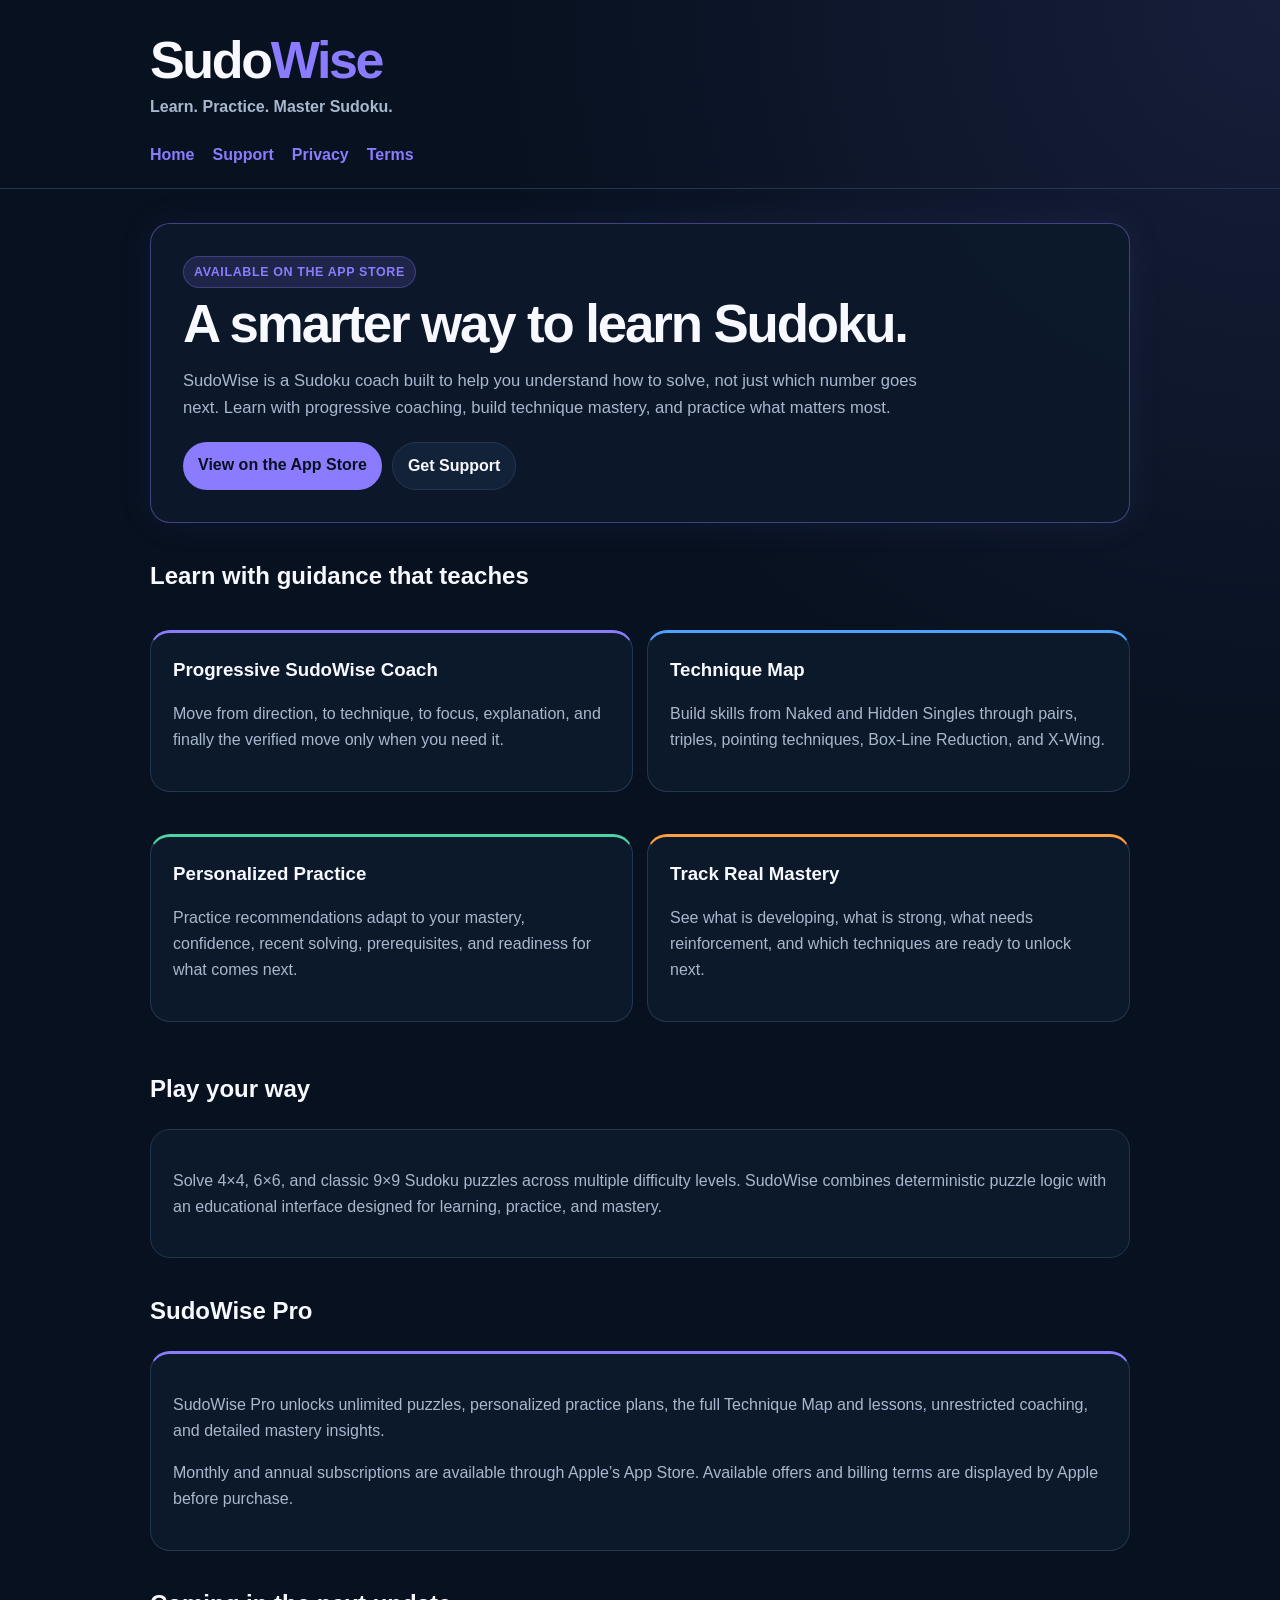
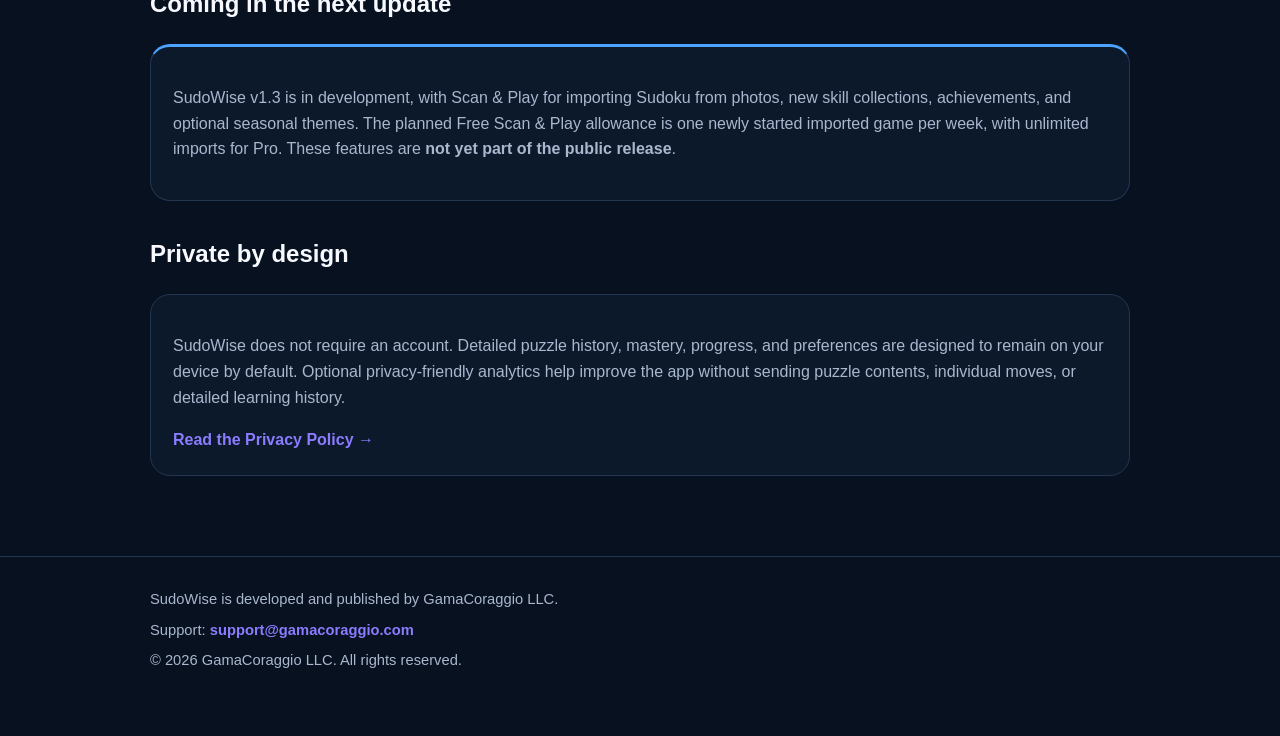
<file: index.html>
<!doctype html>
<html lang="en">
<head>
  <meta charset="utf-8">
  <meta name="viewport" content="width=device-width,initial-scale=1">
  <meta name="description" content="SudoWise is a Sudoku coach with progressive hints, technique mastery, personalized practice and local-first learning.">
  <title>SudoWise | Learn, Practice & Master Sudoku</title>
  <link rel="canonical" href="https://sudowise.gamacoraggio.com/" />
  <meta property="og:type" content="website">
  <meta property="og:title" content="SudoWise — Learn, Practice & Master Sudoku">
  <meta property="og:description" content="Learn Sudoku with step-by-step coaching, technique mastery and personalized practice. Pro subscriptions, with Scan & Play coming in v1.3.">
  <meta property="og:url" content="https://sudowise.gamacoraggio.com/">
  <meta name="apple-itunes-app" content="app-id=6817919014">
  <link rel="stylesheet" href="styles.css">
</head>
<body>
<header>
  <div class="wrap">
    <div class="brand"><a href="/">Sudo<span class="brand-wise">Wise</span></a></div>
    <p class="tagline">Learn. Practice. Master Sudoku.</p>
    <nav>
      <a href="/">Home</a>
      <a href="/support/">Support</a>
      <a href="/privacy/">Privacy</a>
      <a href="/terms/">Terms</a>
    </nav>
  </div>
</header>

<main class="wrap">
  <section class="hero">
    <span class="badge">Available on the App Store</span>
    <h1>A smarter way to learn Sudoku.</h1>
    <p>
      SudoWise is a Sudoku coach built to help you understand how to solve,
      not just which number goes next. Learn with progressive coaching,
      build technique mastery, and practice what matters most.
    </p>
    <div class="actions">
      <a class="button" href="https://apps.apple.com/app/id6817919014">View on the App Store</a>
      <a class="button secondary" href="/support/">Get Support</a>
    </div>
  </section>

  <h2>Learn with guidance that teaches</h2>
  <div class="grid">
    <section class="card violet">
      <h3>Progressive SudoWise Coach</h3>
      <p>Move from direction, to technique, to focus, explanation, and finally the verified move only when you need it.</p>
    </section>
    <section class="card blue">
      <h3>Technique Map</h3>
      <p>Build skills from Naked and Hidden Singles through pairs, triples, pointing techniques, Box-Line Reduction, and X-Wing.</p>
    </section>
    <section class="card green">
      <h3>Personalized Practice</h3>
      <p>Practice recommendations adapt to your mastery, confidence, recent solving, prerequisites, and readiness for what comes next.</p>
    </section>
    <section class="card orange">
      <h3>Track Real Mastery</h3>
      <p>See what is developing, what is strong, what needs reinforcement, and which techniques are ready to unlock next.</p>
    </section>
  </div>

  <h2>Play your way</h2>
  <section class="card">
    <p>
      Solve 4×4, 6×6, and classic 9×9 Sudoku puzzles across multiple difficulty
      levels. SudoWise combines deterministic puzzle logic with an educational
      interface designed for learning, practice, and mastery.
    </p>
  </section>

  <h2>SudoWise Pro</h2>
  <section class="card violet">
    <p>
      SudoWise Pro unlocks unlimited puzzles, personalized practice plans,
      the full Technique Map and lessons, unrestricted coaching, and detailed
      mastery insights.
    </p>
    <p>
      Monthly and annual subscriptions are available through Apple’s App Store.
      Available offers and billing terms are displayed by Apple before purchase.
    </p>
  </section>

  <h2>Coming in the next update</h2>
  <section class="card blue">
    <p>
      SudoWise v1.3 is in development, with Scan &amp; Play for importing Sudoku from photos,
      new skill collections, achievements, and optional seasonal themes.
      The planned Free Scan &amp; Play allowance is one newly started imported game per week,
      with unlimited imports for Pro. These features are <strong>not yet part of the public release</strong>.
    </p>
  </section>

  <h2>Private by design</h2>
  <section class="card">
    <p>
      SudoWise does not require an account. Detailed puzzle history, mastery,
      progress, and preferences are designed to remain on your device by default.
      Optional privacy-friendly analytics help improve the app without sending
      puzzle contents, individual moves, or detailed learning history.
    </p>
    <a href="/privacy/">Read the Privacy Policy →</a>
  </section>
</main>

<footer>
  <div class="wrap">
    <p>SudoWise is developed and published by GamaCoraggio LLC.</p>
    <p>Support: <a href="mailto:support@gamacoraggio.com">support@gamacoraggio.com</a></p>
    <p>&copy; 2026 GamaCoraggio LLC. All rights reserved.</p>
  </div>
</footer>
</body>
</html>
</file>
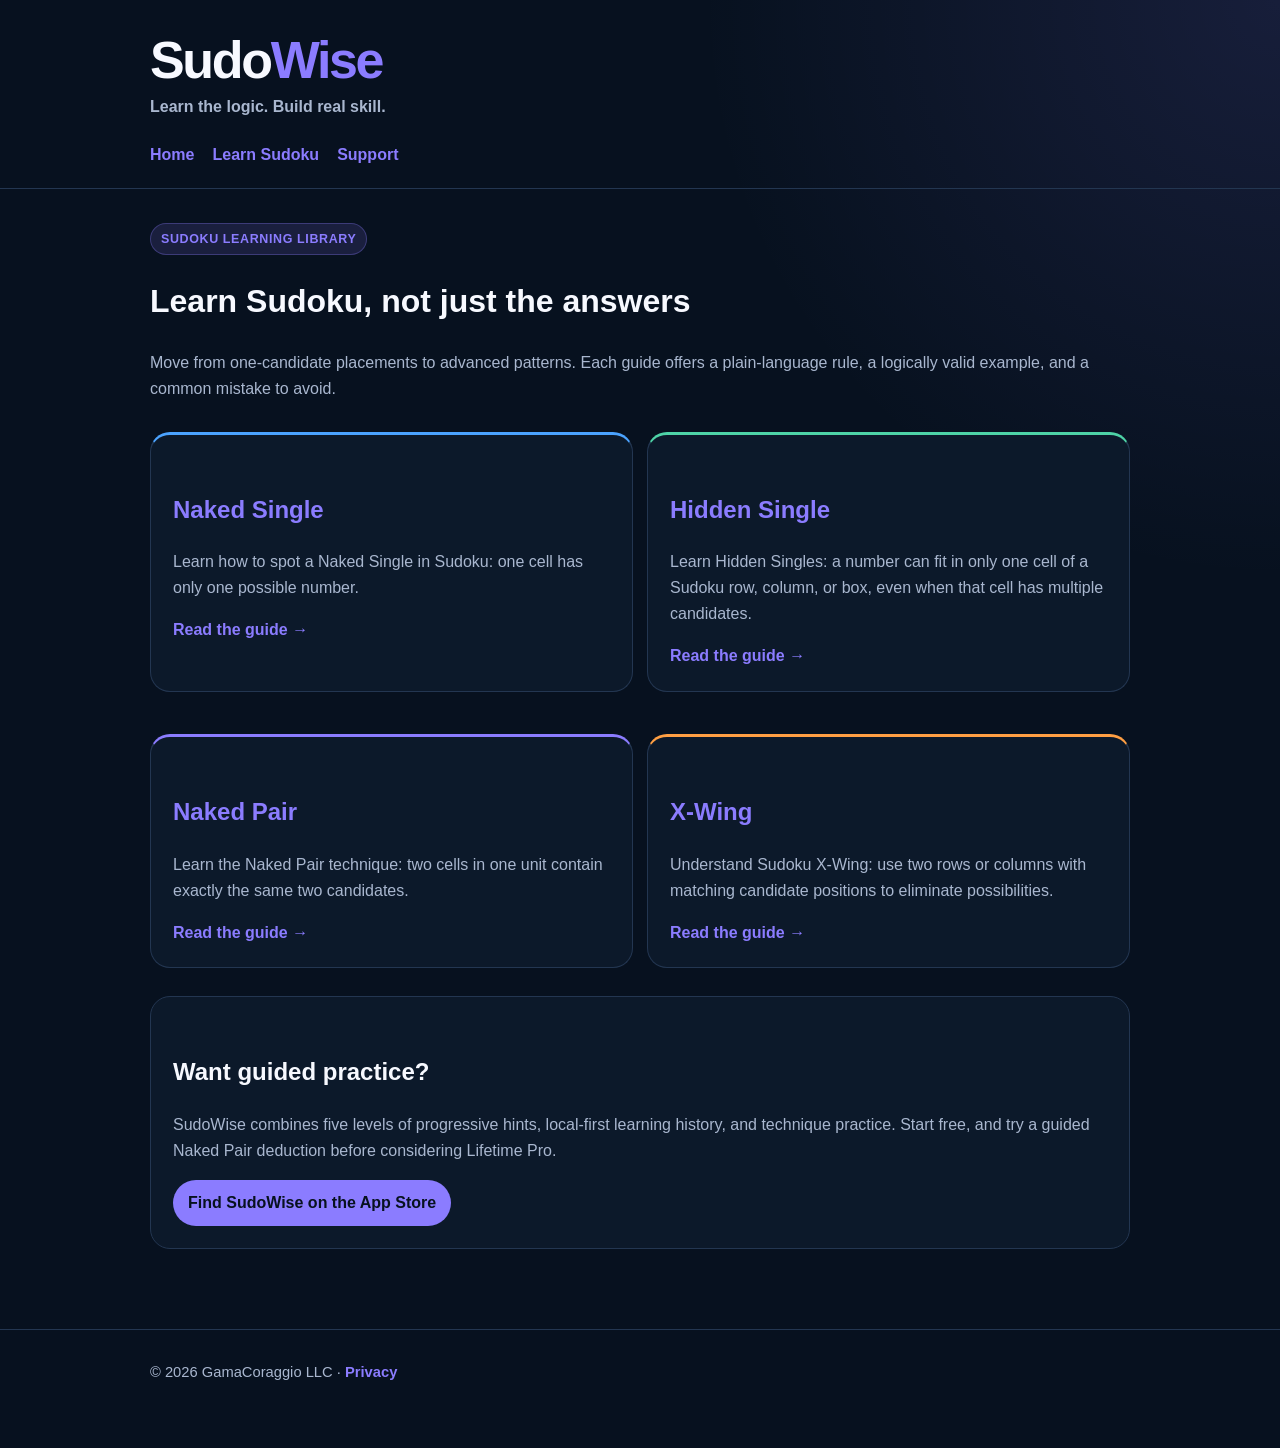
<file: learn/index.html>
<!doctype html>
<html lang="en"><head>
<meta charset="utf-8"><meta name="viewport" content="width=device-width,initial-scale=1">
<title>Learn Sudoku Techniques Step by Step | SudoWise</title>
<meta name="description" content="Plain-language Sudoku technique guides for Naked Single, Hidden Single, Naked Pair, and X-Wing. Learn when to look, why each deduction works, and what to avoid.">
<link rel="canonical" href="https://sudowise.gamacoraggio.com/learn/">
<link rel="stylesheet" href="../styles.css"></head>
<body>
<header><div class="wrap">
<div class="brand"><a href="/">Sudo<span class="brand-wise">Wise</span></a></div>
<p class="tagline">Learn the logic. Build real skill.</p>
<nav><a href="/">Home</a><a href="/learn/">Learn Sudoku</a><a href="/support/">Support</a></nav>
</div></header>
<main class="wrap">
<span class="badge">Sudoku learning library</span>
<h1>Learn Sudoku, not just the answers</h1>
<p>Move from one-candidate placements to advanced patterns. Each guide offers a plain-language rule, a logically valid example, and a common mistake to avoid.</p>
<div class="grid">
<section class="card blue"><h2><a href="/learn/naked-single/">Naked Single</a></h2><p>Learn how to spot a Naked Single in Sudoku: one cell has only one possible number.</p><a href="/learn/naked-single/">Read the guide →</a></section>
<section class="card green"><h2><a href="/learn/hidden-single/">Hidden Single</a></h2><p>Learn Hidden Singles: a number can fit in only one cell of a Sudoku row, column, or box, even when that cell has multiple candidates.</p><a href="/learn/hidden-single/">Read the guide →</a></section>
<section class="card violet"><h2><a href="/learn/naked-pair/">Naked Pair</a></h2><p>Learn the Naked Pair technique: two cells in one unit contain exactly the same two candidates.</p><a href="/learn/naked-pair/">Read the guide →</a></section>
<section class="card orange"><h2><a href="/learn/x-wing/">X-Wing</a></h2><p>Understand Sudoku X-Wing: use two rows or columns with matching candidate positions to eliminate possibilities.</p><a href="/learn/x-wing/">Read the guide →</a></section>
</div>
<section class="card"><h2>Want guided practice?</h2>
<p>SudoWise combines five levels of progressive hints, local-first learning history, and technique practice. Start free, and try a guided Naked Pair deduction before considering Lifetime Pro.</p>
<a class="button" href="https://apps.apple.com/app/id6817919014">Find SudoWise on the App Store</a>
</section>
</main>
<footer><div class="wrap"><p>&copy; 2026 GamaCoraggio LLC · <a href="/privacy/">Privacy</a></p></div></footer>
</body></html>
</file>
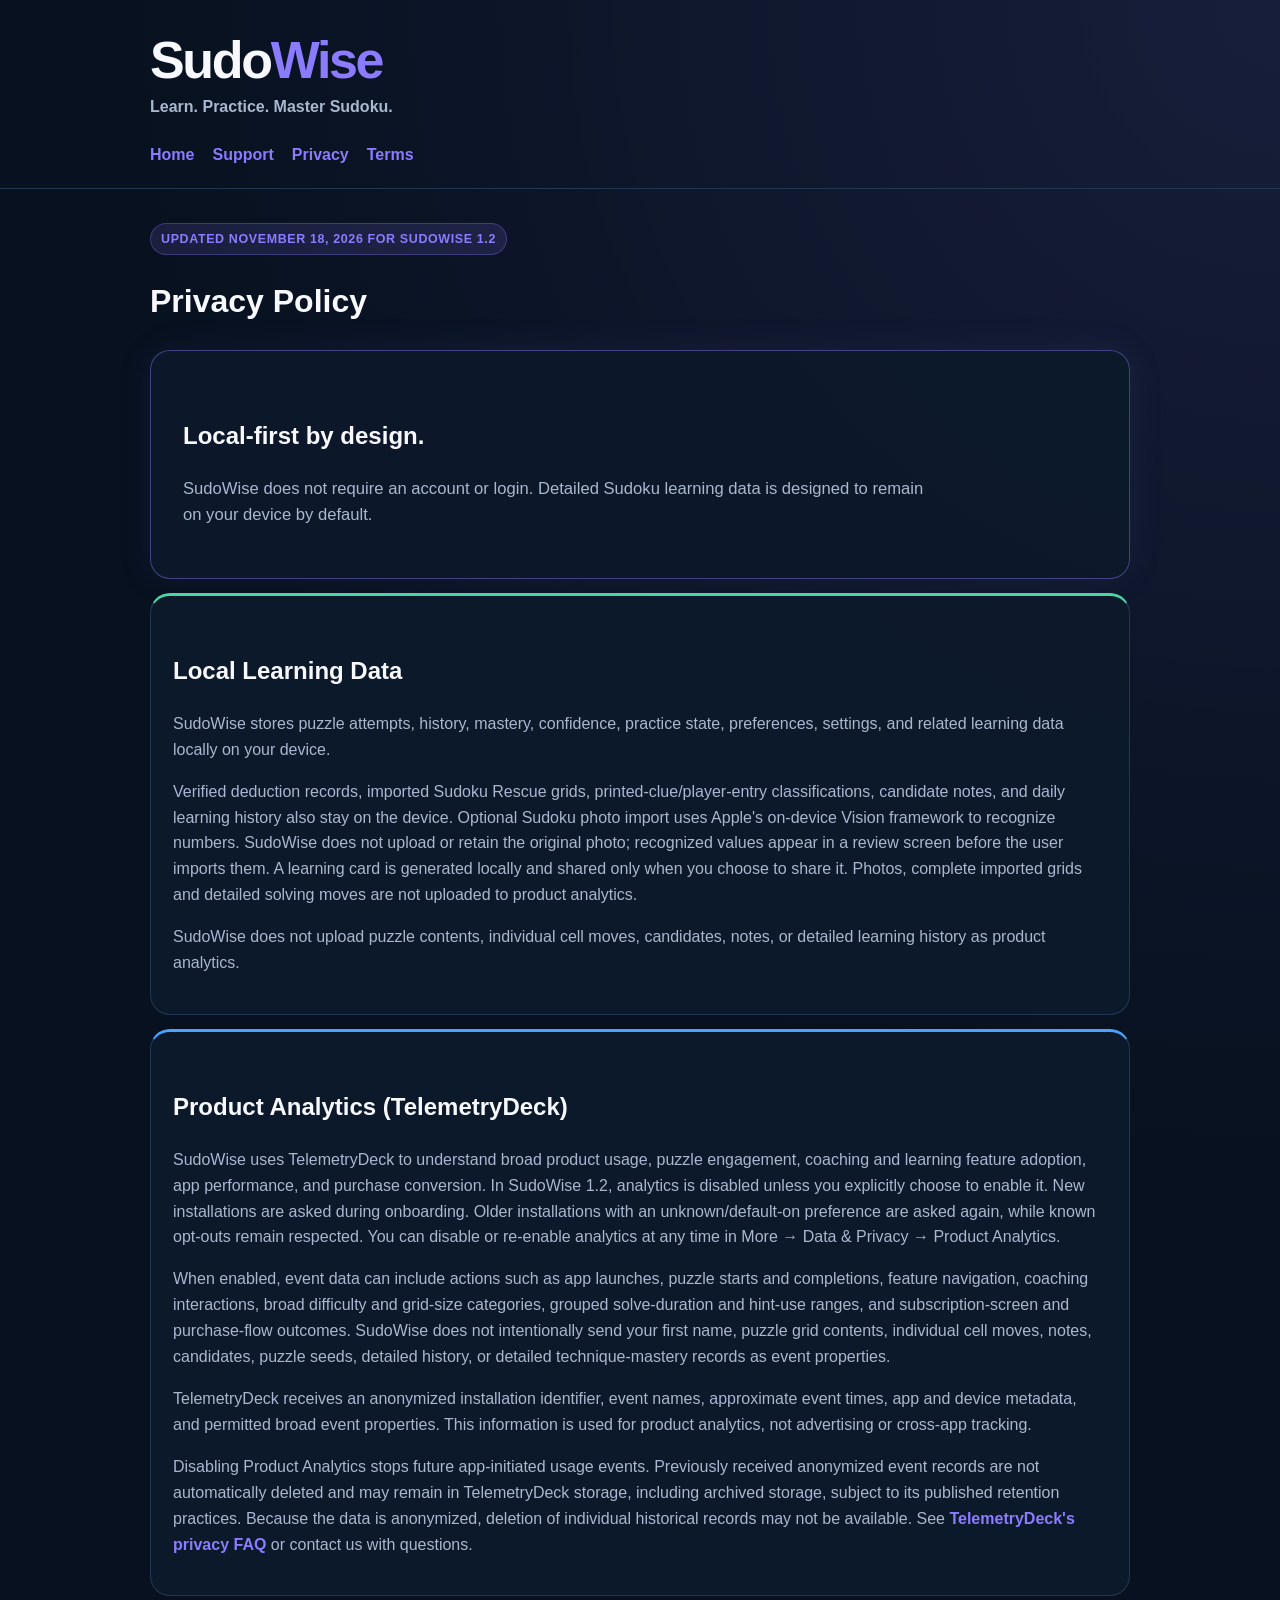
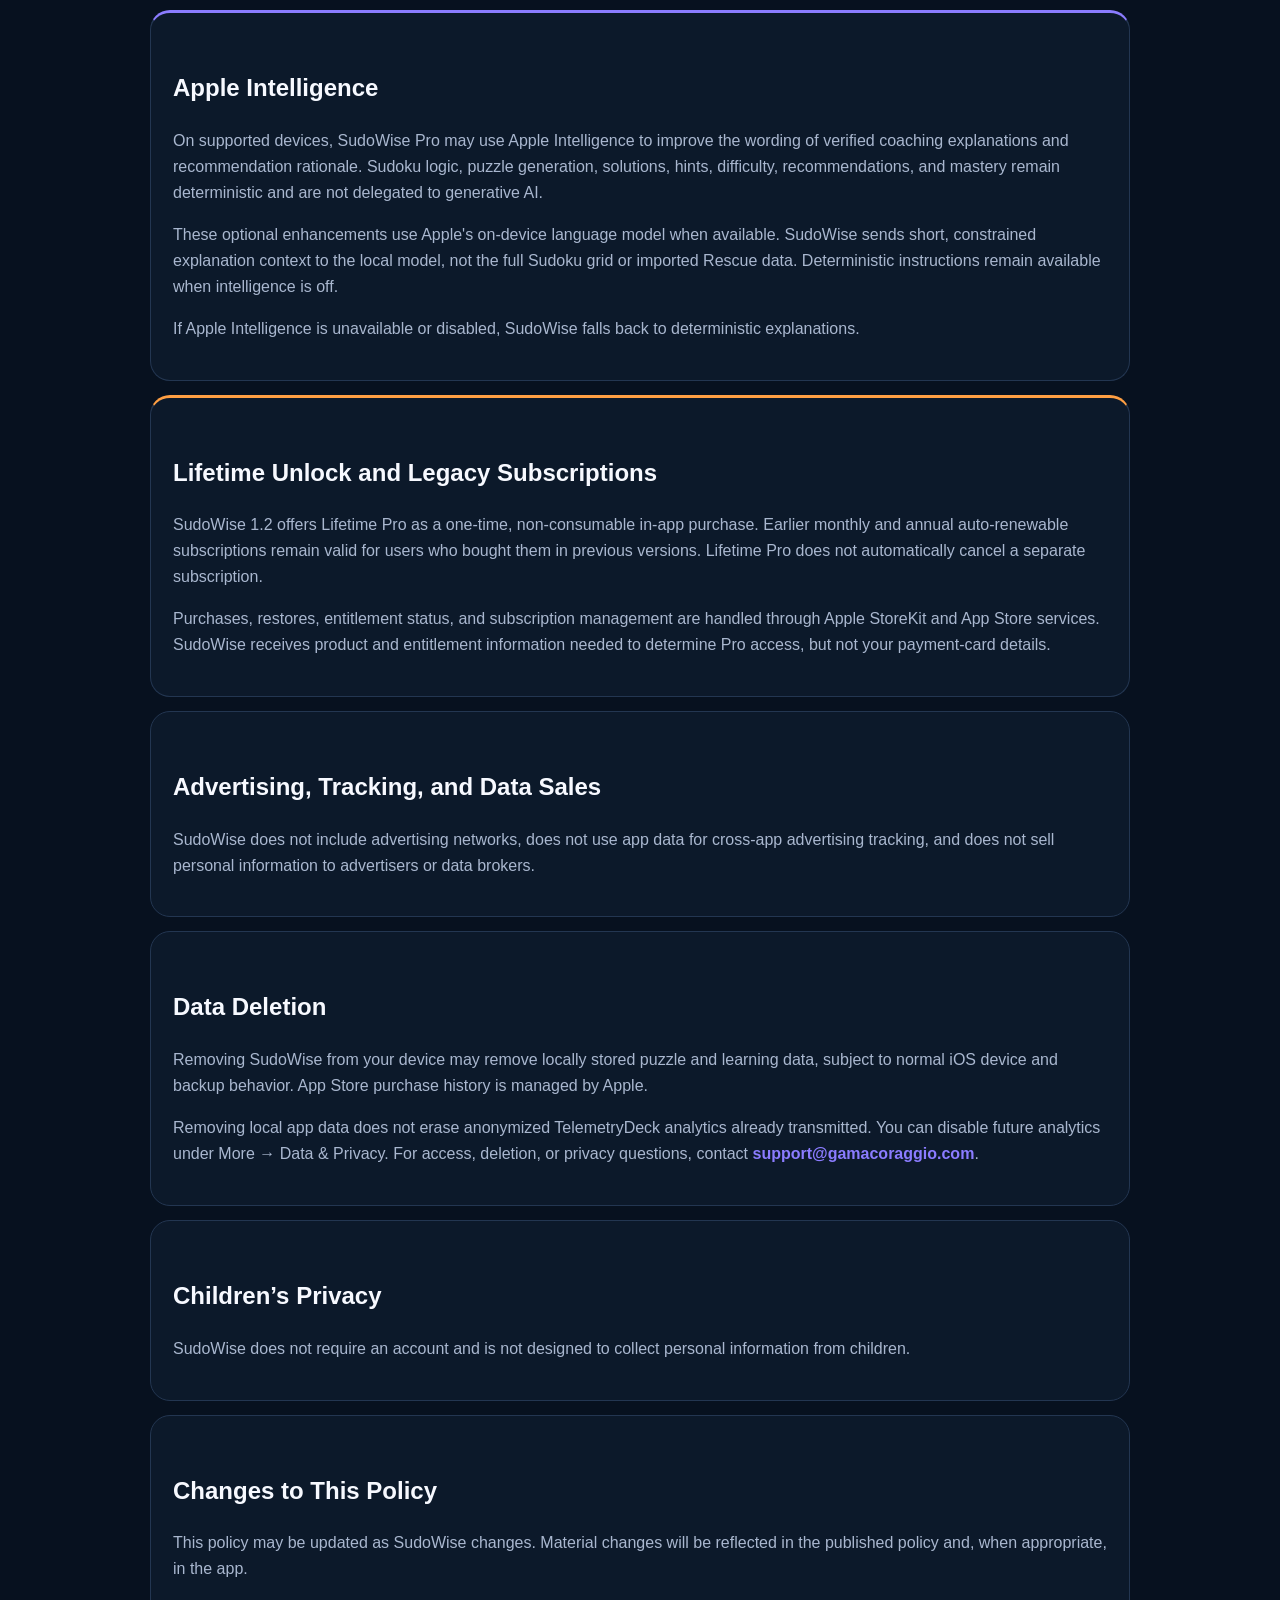
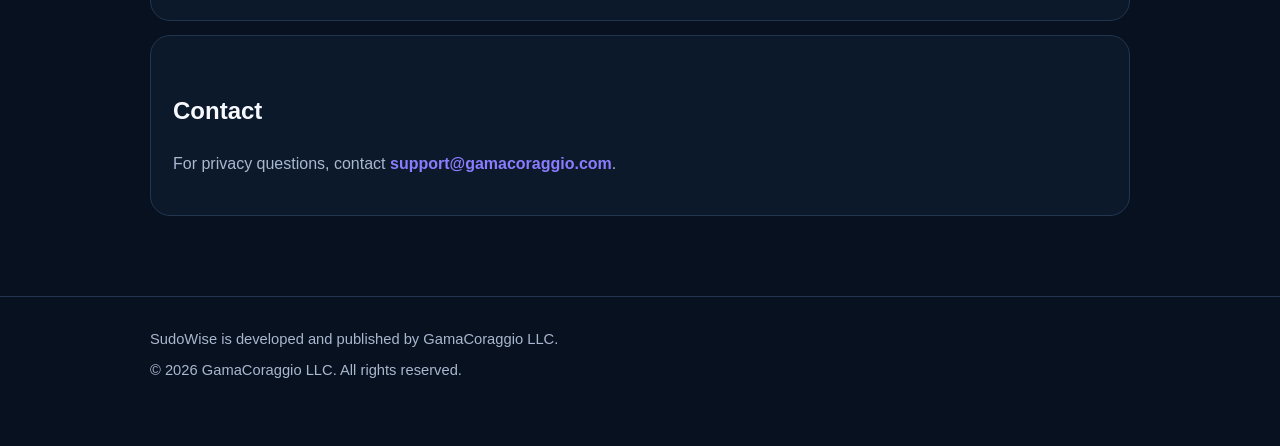
<file: privacy/index.html>
<!doctype html>
<html lang="en">
<head>
  <meta charset="utf-8">
  <meta name="viewport" content="width=device-width,initial-scale=1">
  <meta name="description" content="SudoWise Privacy Policy.">
  <title>Privacy Policy | SudoWise</title>
  <link rel="stylesheet" href="../styles.css">
</head>
<body>
<header><div class="wrap">
  <div class="brand"><a href="/">Sudo<span class="brand-wise">Wise</span></a></div>
  <p class="tagline">Learn. Practice. Master Sudoku.</p>
  <nav><a href="/">Home</a><a href="/support/">Support</a><a href="/privacy/">Privacy</a><a href="/terms/">Terms</a></nav>
</div></header>

<main class="wrap">
  <span class="badge">Updated November 18, 2026 for SudoWise 1.2</span>
  <!-- Privacy and Analytics Disclosure — November 18, 2026 -->
  <h1>Privacy Policy</h1>

  <section class="hero">
    <h2>Local-first by design.</h2>
    <p>SudoWise does not require an account or login. Detailed Sudoku learning data is designed to remain on your device by default.</p>
  </section>

  <section class="card green">
    <h2>Local Learning Data</h2>
    <p>SudoWise stores puzzle attempts, history, mastery, confidence, practice state, preferences, settings, and related learning data locally on your device.</p>
    <p>Verified deduction records, imported Sudoku Rescue grids, printed-clue/player-entry classifications, candidate notes, and daily learning history also stay on the device. Optional Sudoku photo import uses Apple's on-device Vision framework to recognize numbers. SudoWise does not upload or retain the original photo; recognized values appear in a review screen before the user imports them. A learning card is generated locally and shared only when you choose to share it. Photos, complete imported grids and detailed solving moves are not uploaded to product analytics.</p>
    <p>SudoWise does not upload puzzle contents, individual cell moves, candidates, notes, or detailed learning history as product analytics.</p>
  </section>

  <section class="card blue">
    <h2>Product Analytics (TelemetryDeck)</h2>
    <p>
      SudoWise uses TelemetryDeck to understand broad product usage, puzzle
      engagement, coaching and learning feature adoption, app performance,
      and purchase conversion. In SudoWise 1.2, analytics is disabled
      unless you explicitly choose to enable it. New installations are asked
      during onboarding. Older installations with an unknown/default-on
      preference are asked again, while known opt-outs remain respected.
      You can disable or re-enable analytics at any time in More &rarr;
      Data &amp; Privacy &rarr; Product Analytics.
    </p>
    <p>
      When enabled, event data can include actions such as app launches, puzzle
      starts and completions, feature navigation, coaching interactions, broad
      difficulty and grid-size categories, grouped solve-duration and hint-use
      ranges, and subscription-screen and purchase-flow outcomes. SudoWise does
      not intentionally send your first name, puzzle grid contents, individual
      cell moves, notes, candidates, puzzle seeds, detailed history, or detailed
      technique-mastery records as event properties.
    </p>
    <p>
      TelemetryDeck receives an anonymized installation identifier, event
      names, approximate event times, app and device metadata, and permitted
      broad event properties. This information is used for product analytics,
      not advertising or cross-app tracking.
    </p>
    <p>
      Disabling Product Analytics stops future app-initiated usage events.
      Previously received anonymized event records are not automatically deleted
      and may remain in TelemetryDeck storage, including archived storage,
      subject to its published retention practices. Because the data is
      anonymized, deletion of individual historical records may not be available.
      See <a href="https://telemetrydeck.com/docs/guides/privacy-faq/">TelemetryDeck's privacy FAQ</a>
      or contact us with questions.
    </p>
  </section>

  <section class="card violet">
    <h2>Apple Intelligence</h2>
    <p>
      On supported devices, SudoWise Pro may use Apple Intelligence to improve the wording of verified coaching explanations and recommendation rationale.
      Sudoku logic, puzzle generation, solutions, hints, difficulty, recommendations, and mastery remain deterministic and are not delegated to generative AI.
    </p>
    <p>These optional enhancements use Apple's on-device language model when available. SudoWise sends short, constrained explanation context to the local model, not the full Sudoku grid or imported Rescue data. Deterministic instructions remain available when intelligence is off.</p>
    <p>If Apple Intelligence is unavailable or disabled, SudoWise falls back to deterministic explanations.</p>
  </section>

  <section class="card orange">
    <h2>Lifetime Unlock and Legacy Subscriptions</h2>
    <p>
      SudoWise 1.2 offers Lifetime Pro as a one-time, non-consumable in-app purchase. Earlier monthly and annual auto-renewable subscriptions remain valid for users who bought them in previous versions. Lifetime Pro does not automatically cancel a separate subscription.
    </p>
    <p>
      Purchases, restores, entitlement status, and subscription management are handled through Apple StoreKit and App Store services. SudoWise receives product and entitlement information needed to determine Pro access, but not your payment-card details.
    </p>
  </section>

  <section class="card">
    <h2>Advertising, Tracking, and Data Sales</h2>
    <p>SudoWise does not include advertising networks, does not use app data for cross-app advertising tracking, and does not sell personal information to advertisers or data brokers.</p>
  </section>

  <section class="card">
    <h2>Data Deletion</h2>
    <p>Removing SudoWise from your device may remove locally stored puzzle and learning data, subject to normal iOS device and backup behavior. App Store purchase history is managed by Apple.</p>
    <p>Removing local app data does not erase anonymized TelemetryDeck analytics already transmitted. You can disable future analytics under More &rarr; Data &amp; Privacy. For access, deletion, or privacy questions, contact <a href="mailto:support@gamacoraggio.com">support@gamacoraggio.com</a>.</p>
  </section>

  <section class="card">
    <h2>Children’s Privacy</h2>
    <p>SudoWise does not require an account and is not designed to collect personal information from children.</p>
  </section>

  <section class="card">
    <h2>Changes to This Policy</h2>
    <p>This policy may be updated as SudoWise changes. Material changes will be reflected in the published policy and, when appropriate, in the app.</p>
  </section>

  <section class="card">
    <h2>Contact</h2>
    <p>For privacy questions, contact <a href="mailto:support@gamacoraggio.com">support@gamacoraggio.com</a>.</p>
  </section>
</main>

<footer><div class="wrap">
  <p>SudoWise is developed and published by GamaCoraggio LLC.</p>
  <p>&copy; 2026 GamaCoraggio LLC. All rights reserved.</p>
</div></footer>
  <!-- GC 2026-10-22 coordinated Garmin + four-app privacy update -->
</body>
</html>
</file>
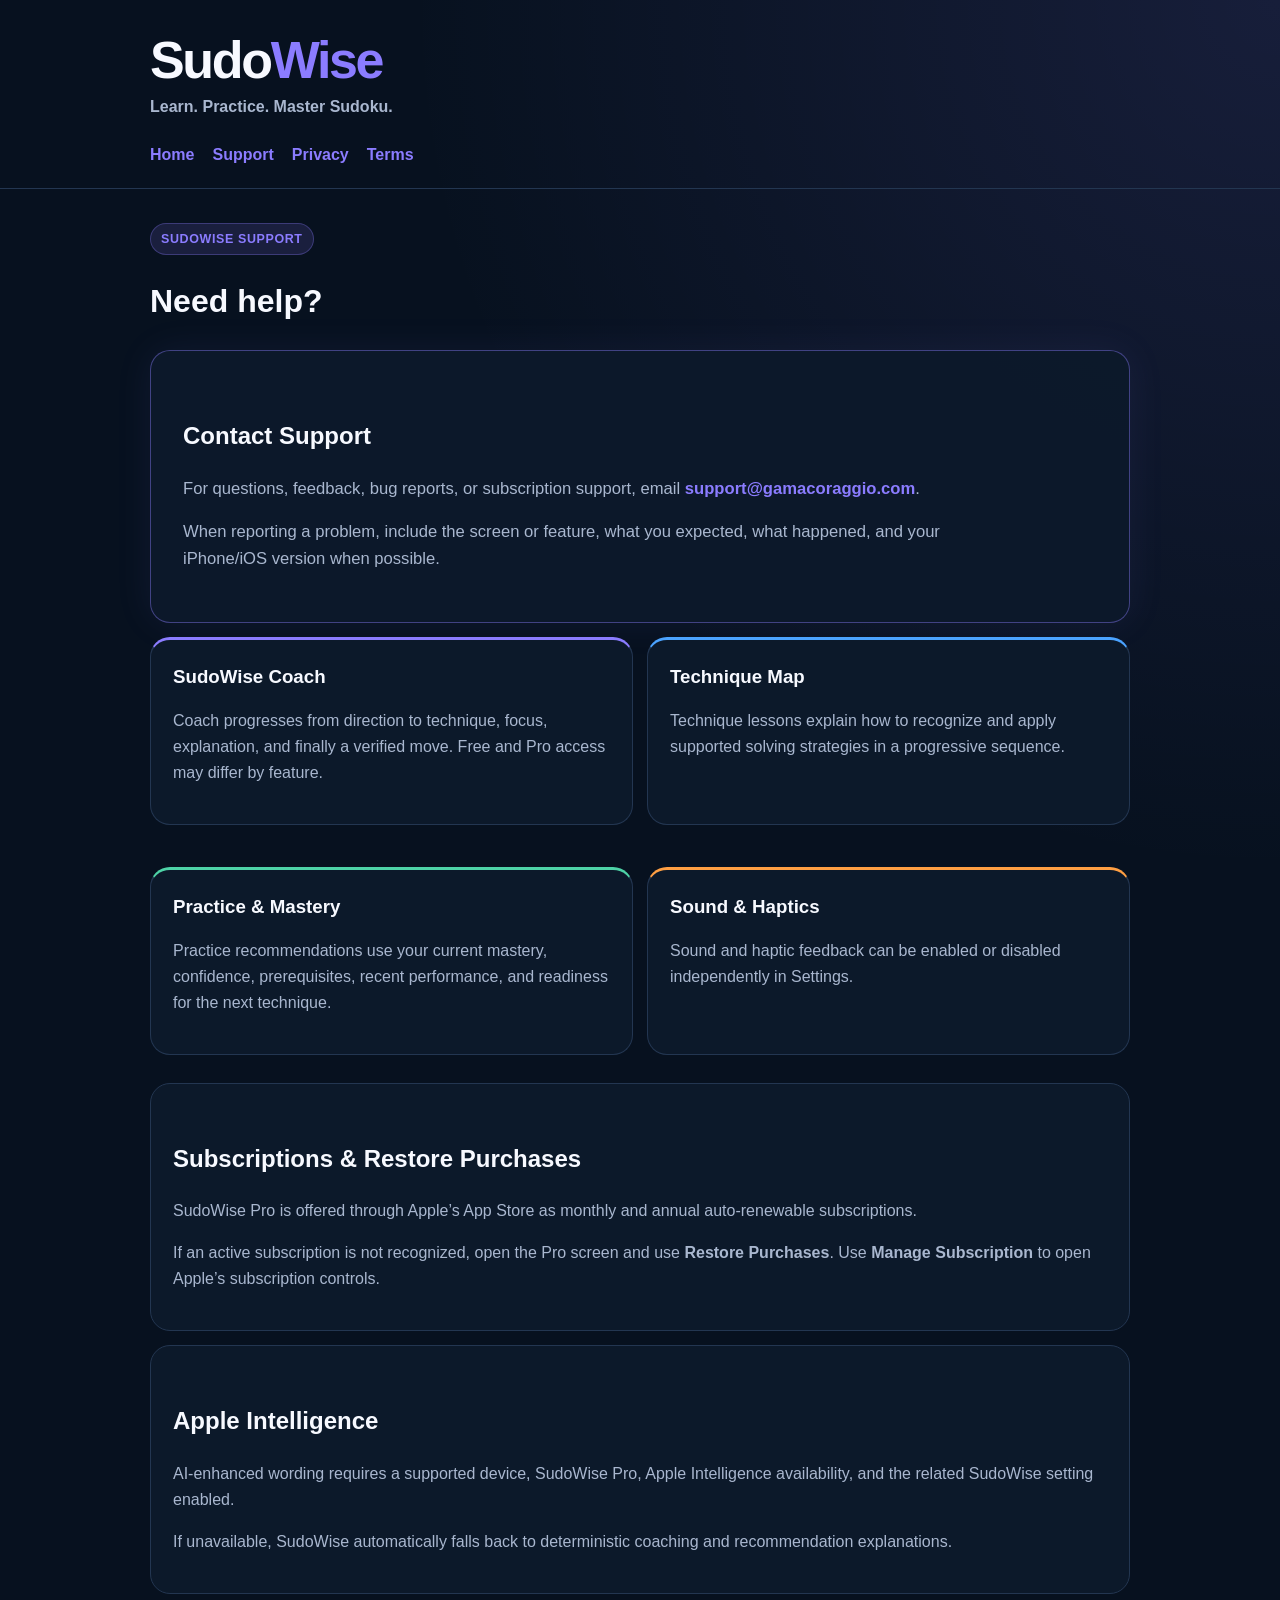
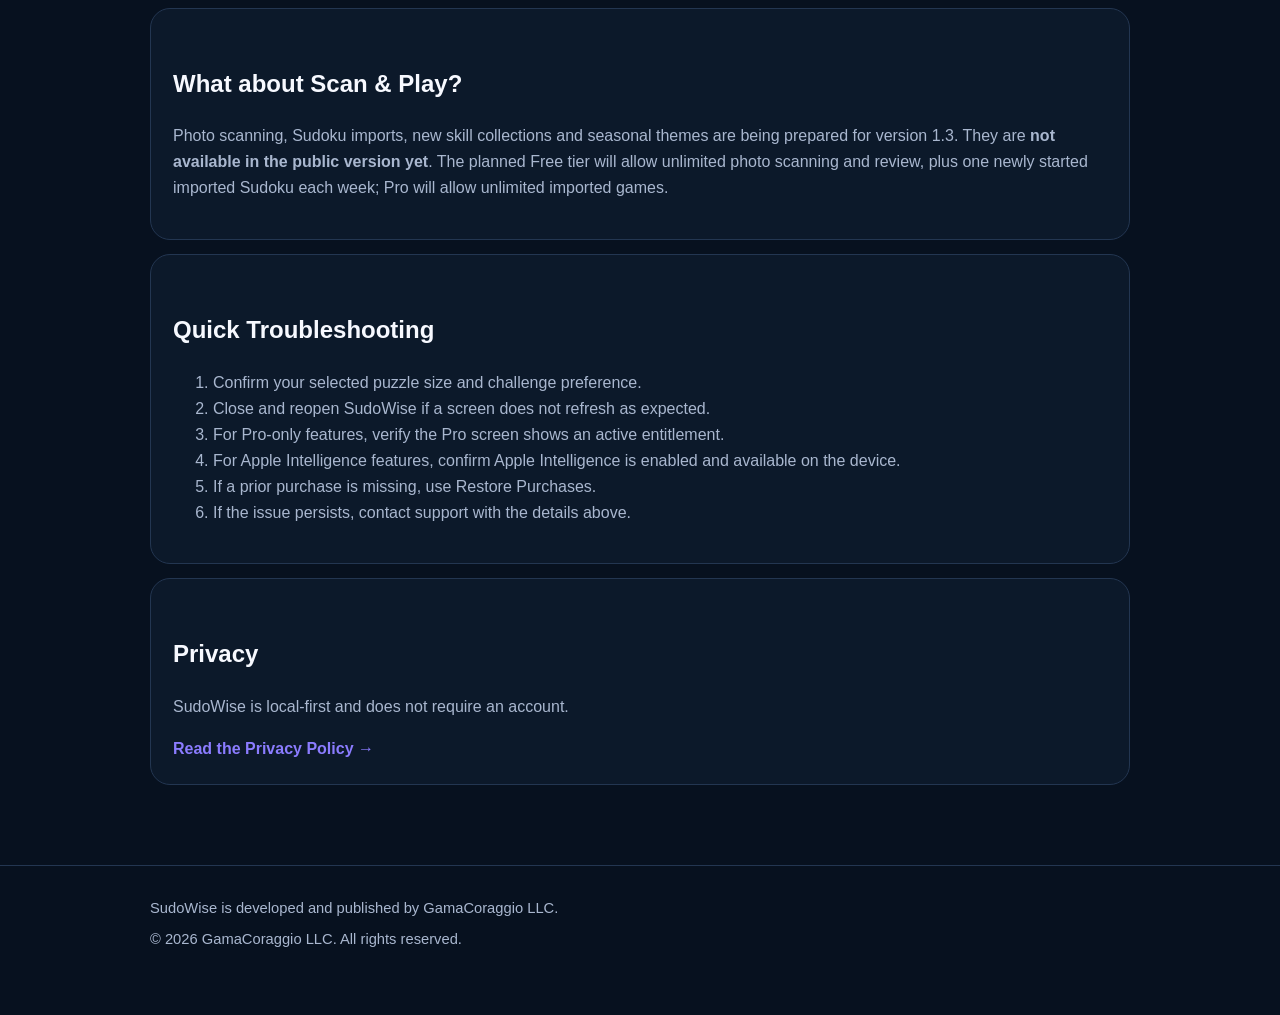
<file: support/index.html>
<!doctype html>
<html lang="en">
<head>
  <meta charset="utf-8">
  <meta name="viewport" content="width=device-width,initial-scale=1">
  <meta name="description" content="SudoWise support and troubleshooting.">
  <title>Support | SudoWise</title>
  <link rel="stylesheet" href="../styles.css">
</head>
<body>
<header><div class="wrap">
  <div class="brand"><a href="/">Sudo<span class="brand-wise">Wise</span></a></div>
  <p class="tagline">Learn. Practice. Master Sudoku.</p>
  <nav><a href="/">Home</a><a href="/support/">Support</a><a href="/privacy/">Privacy</a><a href="/terms/">Terms</a></nav>
</div></header>

<main class="wrap">
  <span class="badge">SudoWise Support</span>
  <h1>Need help?</h1>

  <section class="hero">
    <h2>Contact Support</h2>
    <p>For questions, feedback, bug reports, or subscription support, email <a href="mailto:support@gamacoraggio.com">support@gamacoraggio.com</a>.</p>
    <p>When reporting a problem, include the screen or feature, what you expected, what happened, and your iPhone/iOS version when possible.</p>
  </section>

  <div class="grid">
    <section class="card violet">
      <h3>SudoWise Coach</h3>
      <p>Coach progresses from direction to technique, focus, explanation, and finally a verified move. Free and Pro access may differ by feature.</p>
    </section>
    <section class="card blue">
      <h3>Technique Map</h3>
      <p>Technique lessons explain how to recognize and apply supported solving strategies in a progressive sequence.</p>
    </section>
    <section class="card green">
      <h3>Practice & Mastery</h3>
      <p>Practice recommendations use your current mastery, confidence, prerequisites, recent performance, and readiness for the next technique.</p>
    </section>
    <section class="card orange">
      <h3>Sound & Haptics</h3>
      <p>Sound and haptic feedback can be enabled or disabled independently in Settings.</p>
    </section>
  </div>

  <section class="card">
    <h2>Subscriptions & Restore Purchases</h2>
    <p>SudoWise Pro is offered through Apple’s App Store as monthly and annual auto-renewable subscriptions.</p>
    <p>If an active subscription is not recognized, open the Pro screen and use <strong>Restore Purchases</strong>. Use <strong>Manage Subscription</strong> to open Apple’s subscription controls.</p>
  </section>

  <section class="card">
    <h2>Apple Intelligence</h2>
    <p>AI-enhanced wording requires a supported device, SudoWise Pro, Apple Intelligence availability, and the related SudoWise setting enabled.</p>
    <p>If unavailable, SudoWise automatically falls back to deterministic coaching and recommendation explanations.</p>
  </section>

  <section class="card">
    <h2>What about Scan &amp; Play?</h2>
    <p>Photo scanning, Sudoku imports, new skill collections and seasonal themes are being prepared for version 1.3. They are <strong>not available in the public version yet</strong>. The planned Free tier will allow unlimited photo scanning and review, plus one newly started imported Sudoku each week; Pro will allow unlimited imported games.</p>
  </section>

  <section class="card">
    <h2>Quick Troubleshooting</h2>
    <ol>
      <li>Confirm your selected puzzle size and challenge preference.</li>
      <li>Close and reopen SudoWise if a screen does not refresh as expected.</li>
      <li>For Pro-only features, verify the Pro screen shows an active entitlement.</li>
      <li>For Apple Intelligence features, confirm Apple Intelligence is enabled and available on the device.</li>
      <li>If a prior purchase is missing, use Restore Purchases.</li>
      <li>If the issue persists, contact support with the details above.</li>
    </ol>
  </section>

  <section class="card">
    <h2>Privacy</h2>
    <p>SudoWise is local-first and does not require an account.</p>
    <a href="/privacy/">Read the Privacy Policy →</a>
  </section>
</main>

<footer><div class="wrap">
  <p>SudoWise is developed and published by GamaCoraggio LLC.</p>
  <p>&copy; 2026 GamaCoraggio LLC. All rights reserved.</p>
</div></footer>
</body>
</html>
</file>
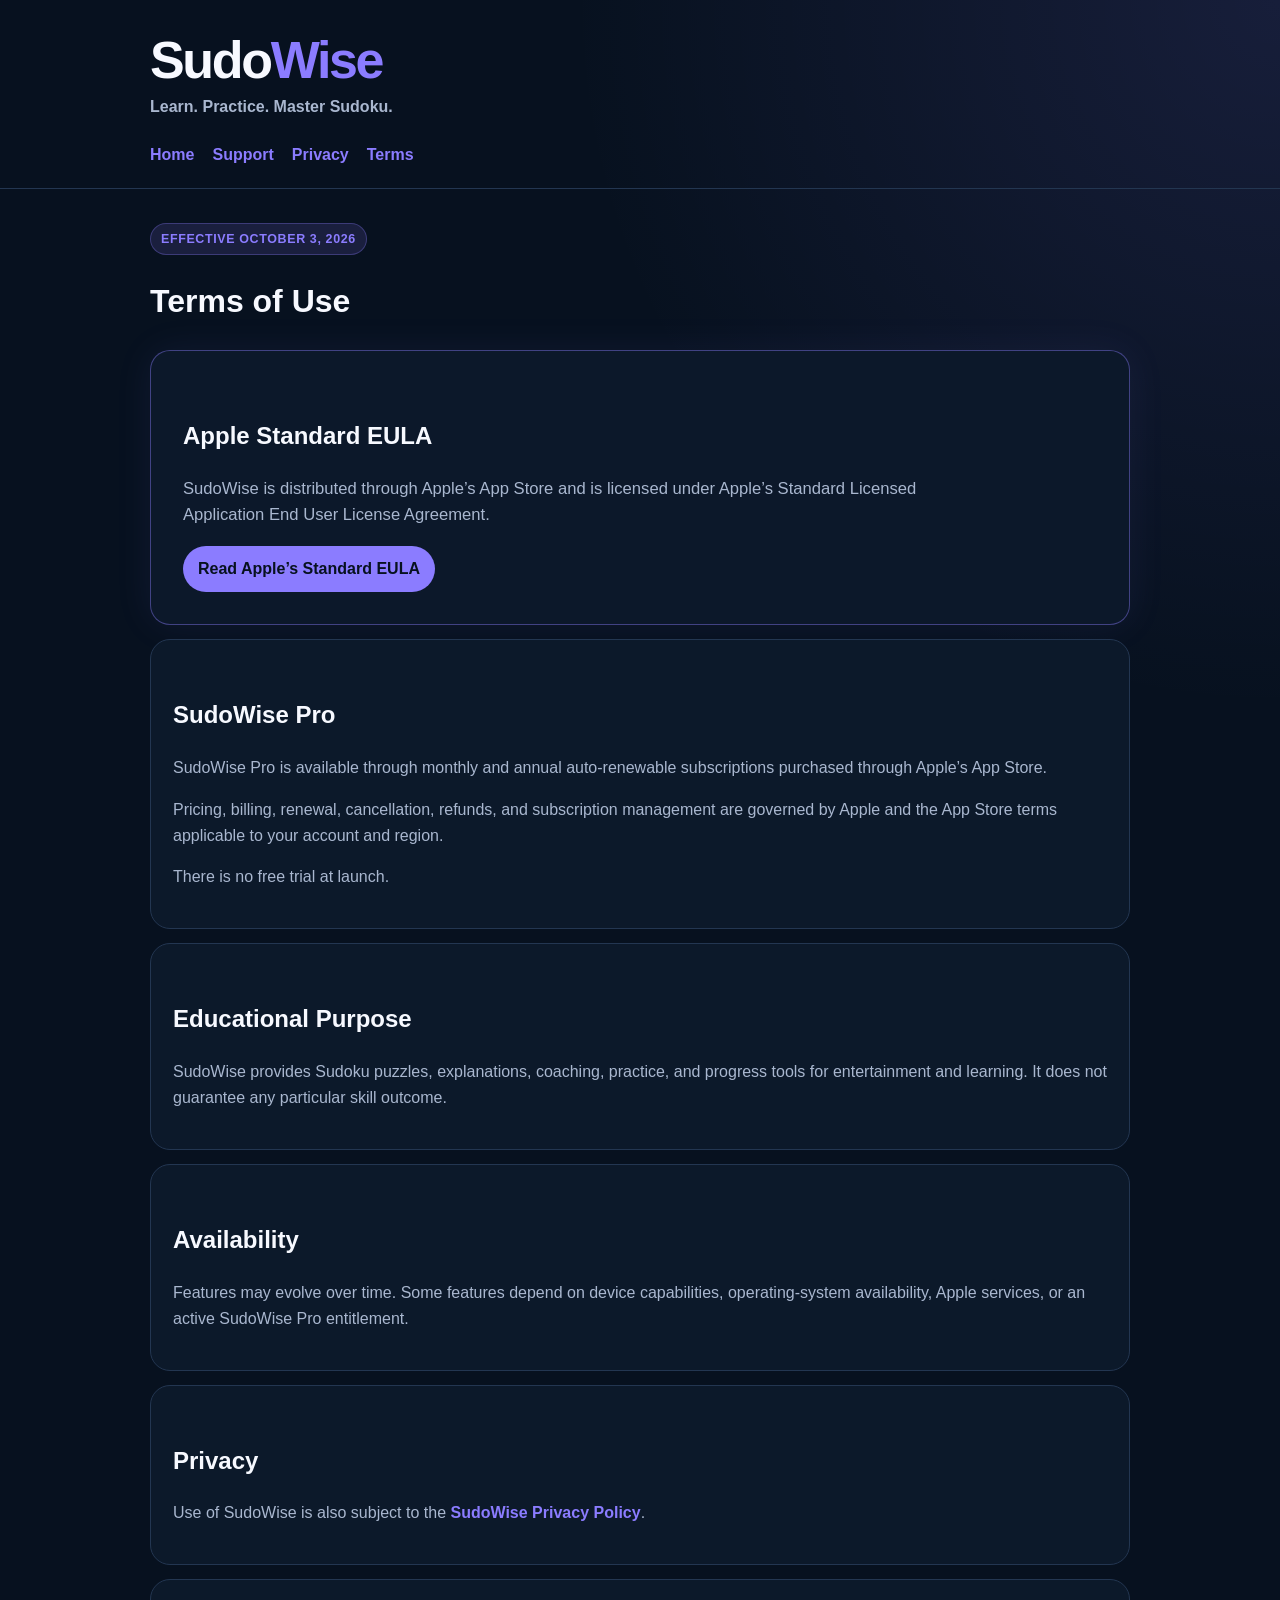
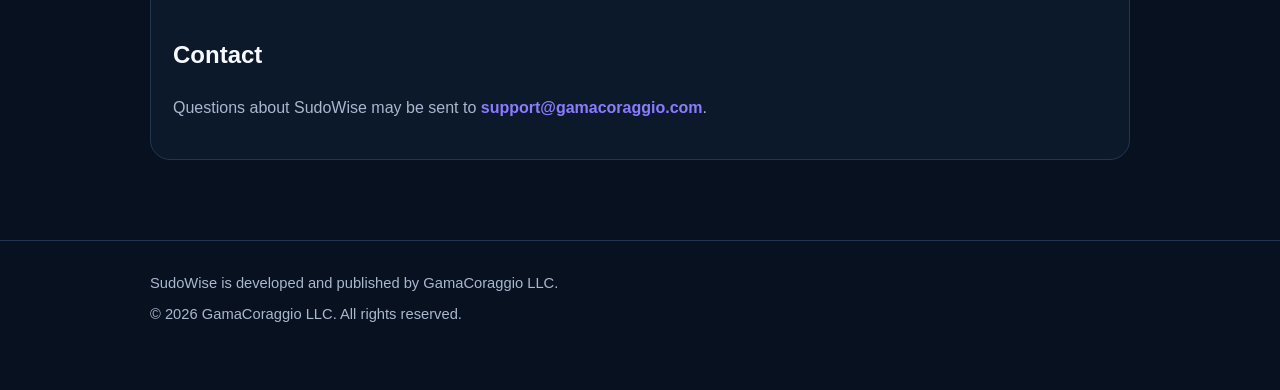
<file: terms/index.html>
<!doctype html>
<html lang="en">
<head>
  <meta charset="utf-8">
  <meta name="viewport" content="width=device-width,initial-scale=1">
  <meta name="description" content="Terms of Use for SudoWise.">
  <title>Terms of Use | SudoWise</title>
  <link rel="stylesheet" href="../styles.css">
</head>
<body>
<header><div class="wrap">
  <div class="brand"><a href="/">Sudo<span class="brand-wise">Wise</span></a></div>
  <p class="tagline">Learn. Practice. Master Sudoku.</p>
  <nav><a href="/">Home</a><a href="/support/">Support</a><a href="/privacy/">Privacy</a><a href="/terms/">Terms</a></nav>
</div></header>

<main class="wrap">
  <span class="badge">Effective October 3, 2026</span>
  <h1>Terms of Use</h1>

  <section class="hero">
    <h2>Apple Standard EULA</h2>
    <p>
      SudoWise is distributed through Apple’s App Store and is licensed under Apple’s Standard Licensed Application End User License Agreement.
    </p>
    <a class="button" href="https://www.apple.com/legal/internet-services/itunes/dev/stdeula/">Read Apple’s Standard EULA</a>
  </section>

  <section class="card">
    <h2>SudoWise Pro</h2>
    <p>SudoWise Pro is available through monthly and annual auto-renewable subscriptions purchased through Apple’s App Store.</p>
    <p>Pricing, billing, renewal, cancellation, refunds, and subscription management are governed by Apple and the App Store terms applicable to your account and region.</p>
    <p>There is no free trial at launch.</p>
  </section>

  <section class="card">
    <h2>Educational Purpose</h2>
    <p>SudoWise provides Sudoku puzzles, explanations, coaching, practice, and progress tools for entertainment and learning. It does not guarantee any particular skill outcome.</p>
  </section>

  <section class="card">
    <h2>Availability</h2>
    <p>Features may evolve over time. Some features depend on device capabilities, operating-system availability, Apple services, or an active SudoWise Pro entitlement.</p>
  </section>

  <section class="card">
    <h2>Privacy</h2>
    <p>Use of SudoWise is also subject to the <a href="/privacy/">SudoWise Privacy Policy</a>.</p>
  </section>

  <section class="card">
    <h2>Contact</h2>
    <p>Questions about SudoWise may be sent to <a href="mailto:support@gamacoraggio.com">support@gamacoraggio.com</a>.</p>
  </section>
</main>

<footer><div class="wrap">
  <p>SudoWise is developed and published by GamaCoraggio LLC.</p>
  <p>&copy; 2026 GamaCoraggio LLC. All rights reserved.</p>
</div></footer>
</body>
</html>
</file>
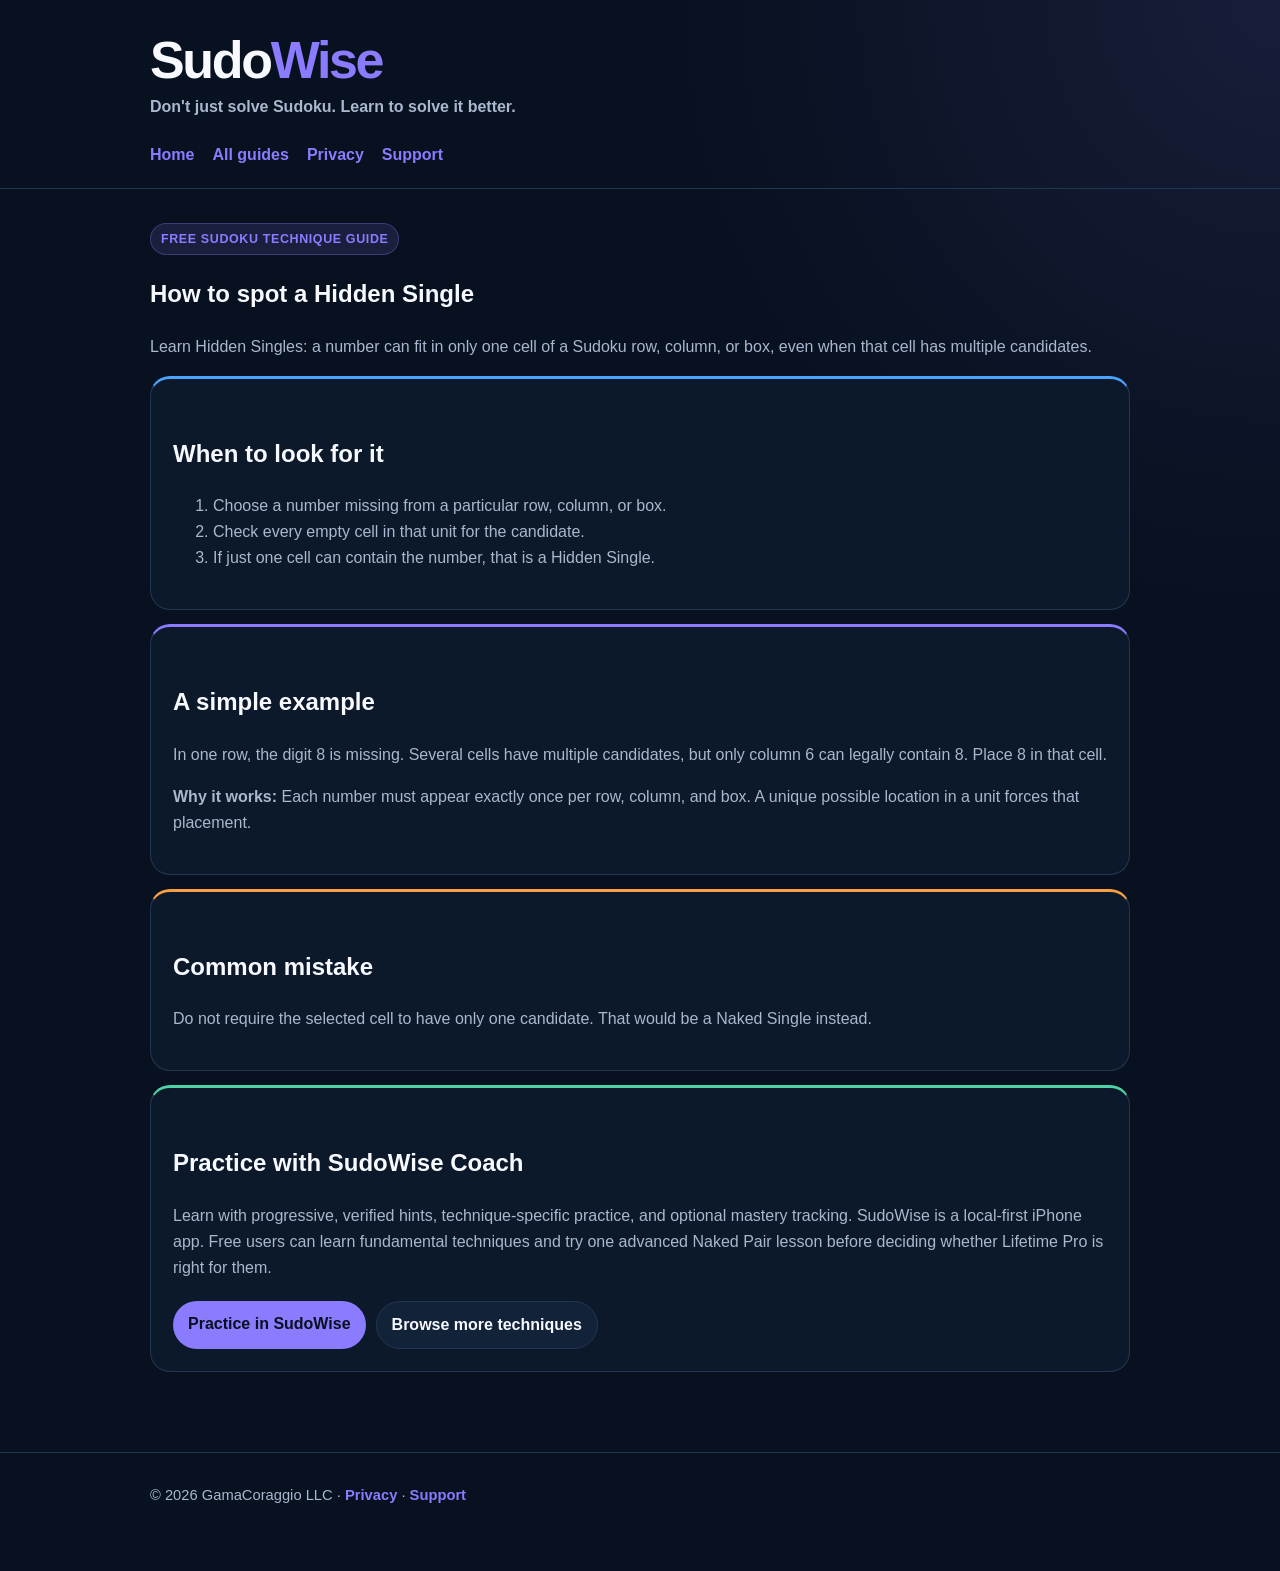
<file: learn/hidden-single/index.html>
<!doctype html>
<html lang="en">
<head>
  <meta charset="utf-8">
  <meta name="viewport" content="width=device-width,initial-scale=1">
  <title>How to Use Hidden Single in Sudoku | SudoWise</title>
  <meta name="description" content="Learn Hidden Singles: a number can fit in only one cell of a Sudoku row, column, or box, even when that cell has multiple candidates.">
  <link rel="canonical" href="https://sudowise.gamacoraggio.com/learn/hidden-single/">
  <meta property="og:title" content="How to Use Hidden Single in Sudoku">
  <meta property="og:description" content="Learn Hidden Singles: a number can fit in only one cell of a Sudoku row, column, or box, even when that cell has multiple candidates.">
  <link rel="stylesheet" href="../../styles.css">
</head>
<body>
<header><div class="wrap">
  <div class="brand"><a href="/">Sudo<span class="brand-wise">Wise</span></a></div>
  <p class="tagline">Don't just solve Sudoku. Learn to solve it better.</p>
  <nav><a href="/">Home</a><a href="/learn/">All guides</a><a href="/privacy/">Privacy</a><a href="/support/">Support</a></nav>
</div></header>
<main class="wrap">
  <article>
    <span class="badge">Free Sudoku technique guide</span>
    <h1>How to spot a Hidden Single</h1>
    <p>Learn Hidden Singles: a number can fit in only one cell of a Sudoku row, column, or box, even when that cell has multiple candidates.</p>
    <section class="card blue">
      <h2>When to look for it</h2>
      <ol><li>Choose a number missing from a particular row, column, or box.</li>
<li>Check every empty cell in that unit for the candidate.</li>
<li>If just one cell can contain the number, that is a Hidden Single.</li></ol>
    </section>
    <section class="card violet">
      <h2>A simple example</h2>
      <p>In one row, the digit 8 is missing. Several cells have multiple candidates, but only column 6 can legally contain 8. Place 8 in that cell.</p>
      <p><strong>Why it works:</strong> Each number must appear exactly once per row, column, and box. A unique possible location in a unit forces that placement.</p>
    </section>
    <section class="card orange">
      <h2>Common mistake</h2>
      <p>Do not require the selected cell to have only one candidate. That would be a Naked Single instead.</p>
    </section>
    <section class="card green">
      <h2>Practice with SudoWise Coach</h2>
      <p>Learn with progressive, verified hints, technique-specific practice, and optional mastery tracking. SudoWise is a local-first iPhone app. Free users can learn fundamental techniques and try one advanced Naked Pair lesson before deciding whether Lifetime Pro is right for them.</p>
      <div class="actions"><a class="button" href="https://apps.apple.com/app/id6817919014">Practice in SudoWise</a><a class="button secondary" href="/learn/">Browse more techniques</a></div>
    </section>
  </article>
</main>
<footer><div class="wrap"><p>&copy; 2026 GamaCoraggio LLC · <a href="/privacy/">Privacy</a> · <a href="/support/">Support</a></p></div></footer>
</body>
</html>
</file>
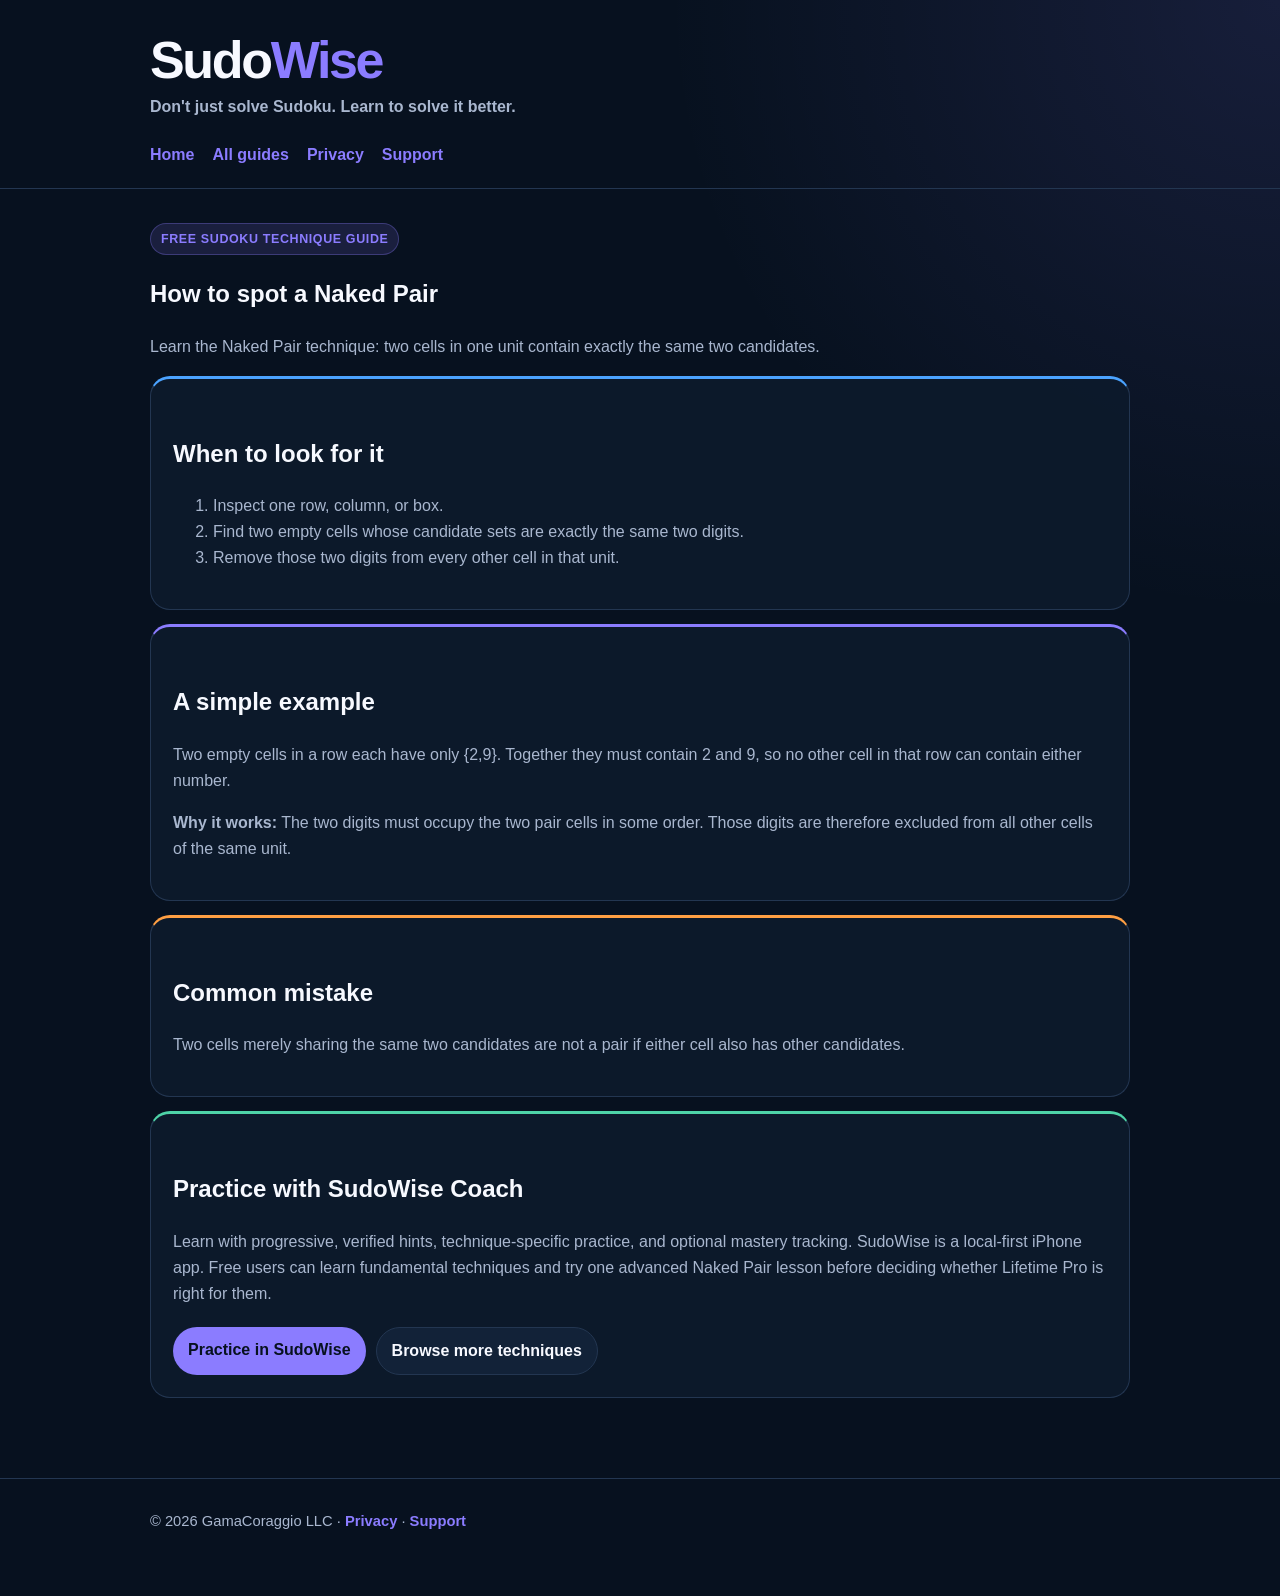
<file: learn/naked-pair/index.html>
<!doctype html>
<html lang="en">
<head>
  <meta charset="utf-8">
  <meta name="viewport" content="width=device-width,initial-scale=1">
  <title>How to Use Naked Pair in Sudoku | SudoWise</title>
  <meta name="description" content="Learn the Naked Pair technique: two cells in one unit contain exactly the same two candidates.">
  <link rel="canonical" href="https://sudowise.gamacoraggio.com/learn/naked-pair/">
  <meta property="og:title" content="How to Use Naked Pair in Sudoku">
  <meta property="og:description" content="Learn the Naked Pair technique: two cells in one unit contain exactly the same two candidates.">
  <link rel="stylesheet" href="../../styles.css">
</head>
<body>
<header><div class="wrap">
  <div class="brand"><a href="/">Sudo<span class="brand-wise">Wise</span></a></div>
  <p class="tagline">Don't just solve Sudoku. Learn to solve it better.</p>
  <nav><a href="/">Home</a><a href="/learn/">All guides</a><a href="/privacy/">Privacy</a><a href="/support/">Support</a></nav>
</div></header>
<main class="wrap">
  <article>
    <span class="badge">Free Sudoku technique guide</span>
    <h1>How to spot a Naked Pair</h1>
    <p>Learn the Naked Pair technique: two cells in one unit contain exactly the same two candidates.</p>
    <section class="card blue">
      <h2>When to look for it</h2>
      <ol><li>Inspect one row, column, or box.</li>
<li>Find two empty cells whose candidate sets are exactly the same two digits.</li>
<li>Remove those two digits from every other cell in that unit.</li></ol>
    </section>
    <section class="card violet">
      <h2>A simple example</h2>
      <p>Two empty cells in a row each have only {2,9}. Together they must contain 2 and 9, so no other cell in that row can contain either number.</p>
      <p><strong>Why it works:</strong> The two digits must occupy the two pair cells in some order. Those digits are therefore excluded from all other cells of the same unit.</p>
    </section>
    <section class="card orange">
      <h2>Common mistake</h2>
      <p>Two cells merely sharing the same two candidates are not a pair if either cell also has other candidates.</p>
    </section>
    <section class="card green">
      <h2>Practice with SudoWise Coach</h2>
      <p>Learn with progressive, verified hints, technique-specific practice, and optional mastery tracking. SudoWise is a local-first iPhone app. Free users can learn fundamental techniques and try one advanced Naked Pair lesson before deciding whether Lifetime Pro is right for them.</p>
      <div class="actions"><a class="button" href="https://apps.apple.com/app/id6817919014">Practice in SudoWise</a><a class="button secondary" href="/learn/">Browse more techniques</a></div>
    </section>
  </article>
</main>
<footer><div class="wrap"><p>&copy; 2026 GamaCoraggio LLC · <a href="/privacy/">Privacy</a> · <a href="/support/">Support</a></p></div></footer>
</body>
</html>
</file>
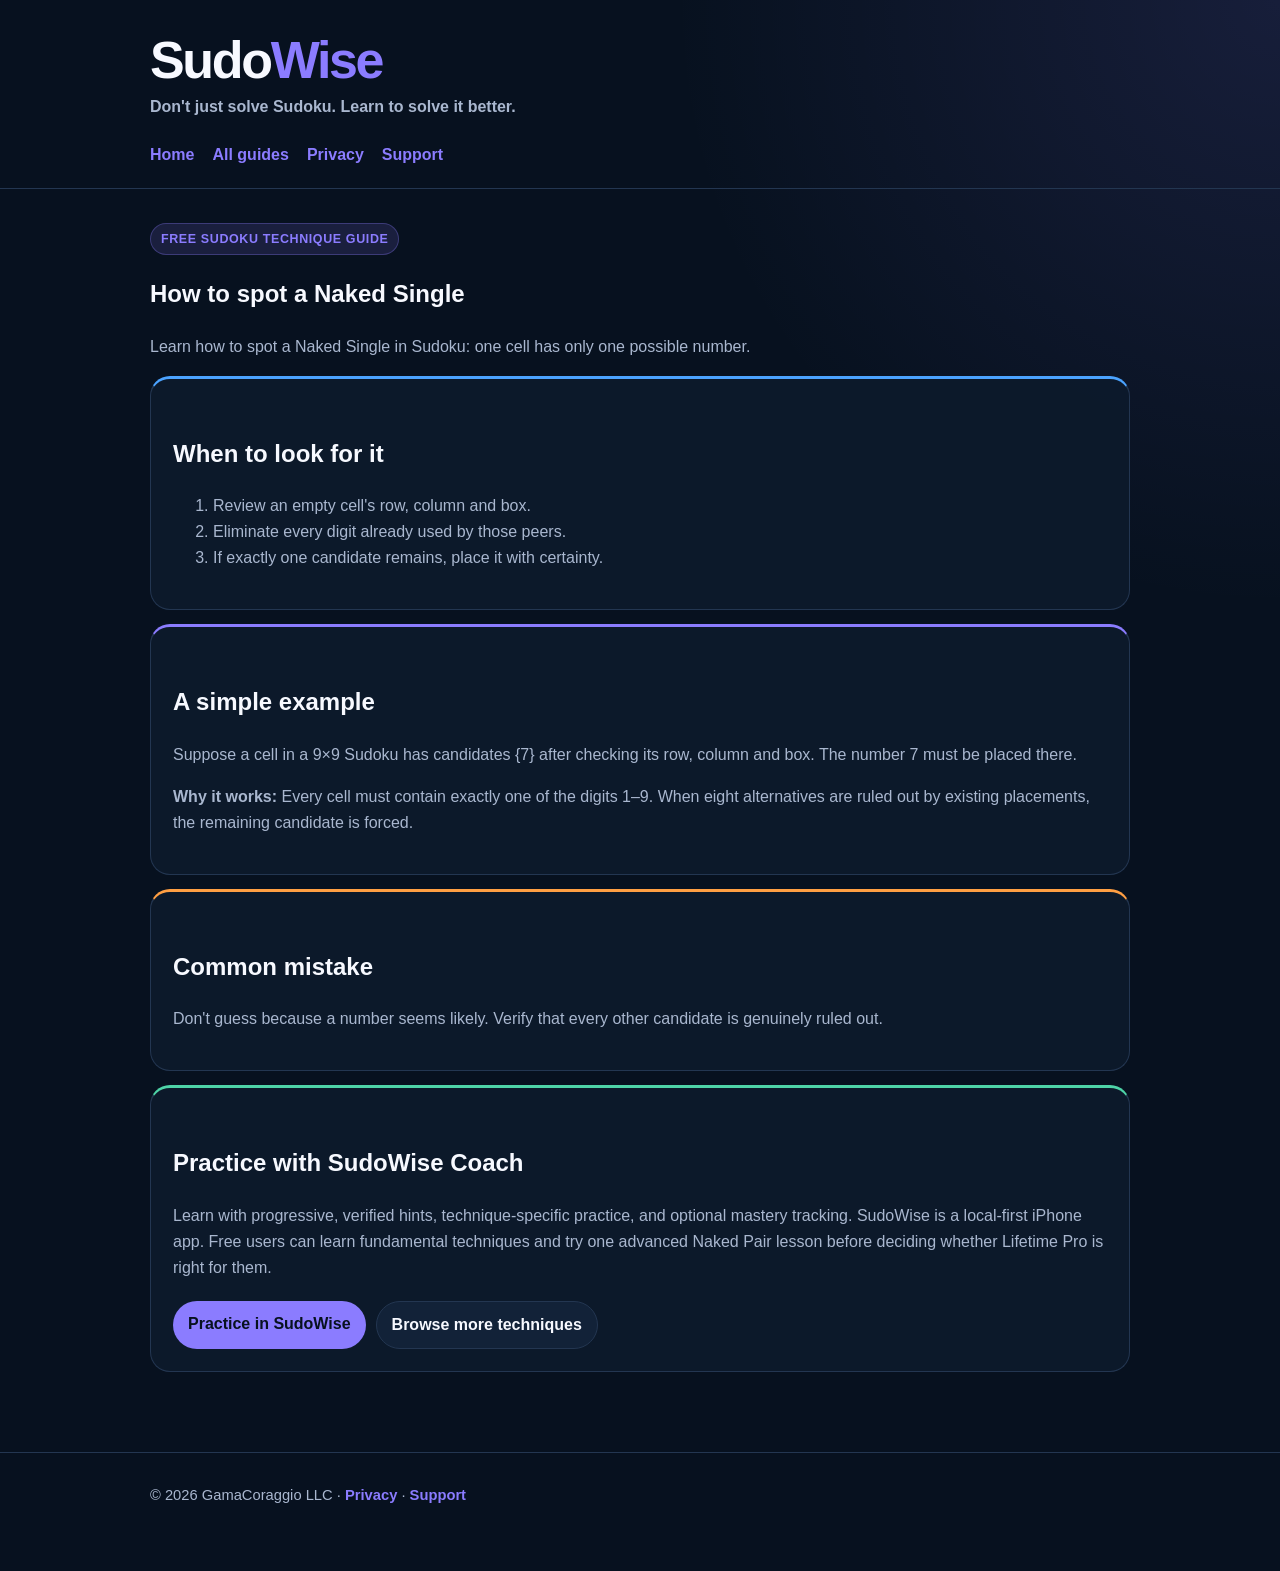
<file: learn/naked-single/index.html>
<!doctype html>
<html lang="en">
<head>
  <meta charset="utf-8">
  <meta name="viewport" content="width=device-width,initial-scale=1">
  <title>How to Use Naked Single in Sudoku | SudoWise</title>
  <meta name="description" content="Learn how to spot a Naked Single in Sudoku: one cell has only one possible number.">
  <link rel="canonical" href="https://sudowise.gamacoraggio.com/learn/naked-single/">
  <meta property="og:title" content="How to Use Naked Single in Sudoku">
  <meta property="og:description" content="Learn how to spot a Naked Single in Sudoku: one cell has only one possible number.">
  <link rel="stylesheet" href="../../styles.css">
</head>
<body>
<header><div class="wrap">
  <div class="brand"><a href="/">Sudo<span class="brand-wise">Wise</span></a></div>
  <p class="tagline">Don't just solve Sudoku. Learn to solve it better.</p>
  <nav><a href="/">Home</a><a href="/learn/">All guides</a><a href="/privacy/">Privacy</a><a href="/support/">Support</a></nav>
</div></header>
<main class="wrap">
  <article>
    <span class="badge">Free Sudoku technique guide</span>
    <h1>How to spot a Naked Single</h1>
    <p>Learn how to spot a Naked Single in Sudoku: one cell has only one possible number.</p>
    <section class="card blue">
      <h2>When to look for it</h2>
      <ol><li>Review an empty cell's row, column and box.</li>
<li>Eliminate every digit already used by those peers.</li>
<li>If exactly one candidate remains, place it with certainty.</li></ol>
    </section>
    <section class="card violet">
      <h2>A simple example</h2>
      <p>Suppose a cell in a 9×9 Sudoku has candidates {7} after checking its row, column and box. The number 7 must be placed there.</p>
      <p><strong>Why it works:</strong> Every cell must contain exactly one of the digits 1–9. When eight alternatives are ruled out by existing placements, the remaining candidate is forced.</p>
    </section>
    <section class="card orange">
      <h2>Common mistake</h2>
      <p>Don't guess because a number seems likely. Verify that every other candidate is genuinely ruled out.</p>
    </section>
    <section class="card green">
      <h2>Practice with SudoWise Coach</h2>
      <p>Learn with progressive, verified hints, technique-specific practice, and optional mastery tracking. SudoWise is a local-first iPhone app. Free users can learn fundamental techniques and try one advanced Naked Pair lesson before deciding whether Lifetime Pro is right for them.</p>
      <div class="actions"><a class="button" href="https://apps.apple.com/app/id6817919014">Practice in SudoWise</a><a class="button secondary" href="/learn/">Browse more techniques</a></div>
    </section>
  </article>
</main>
<footer><div class="wrap"><p>&copy; 2026 GamaCoraggio LLC · <a href="/privacy/">Privacy</a> · <a href="/support/">Support</a></p></div></footer>
</body>
</html>
</file>
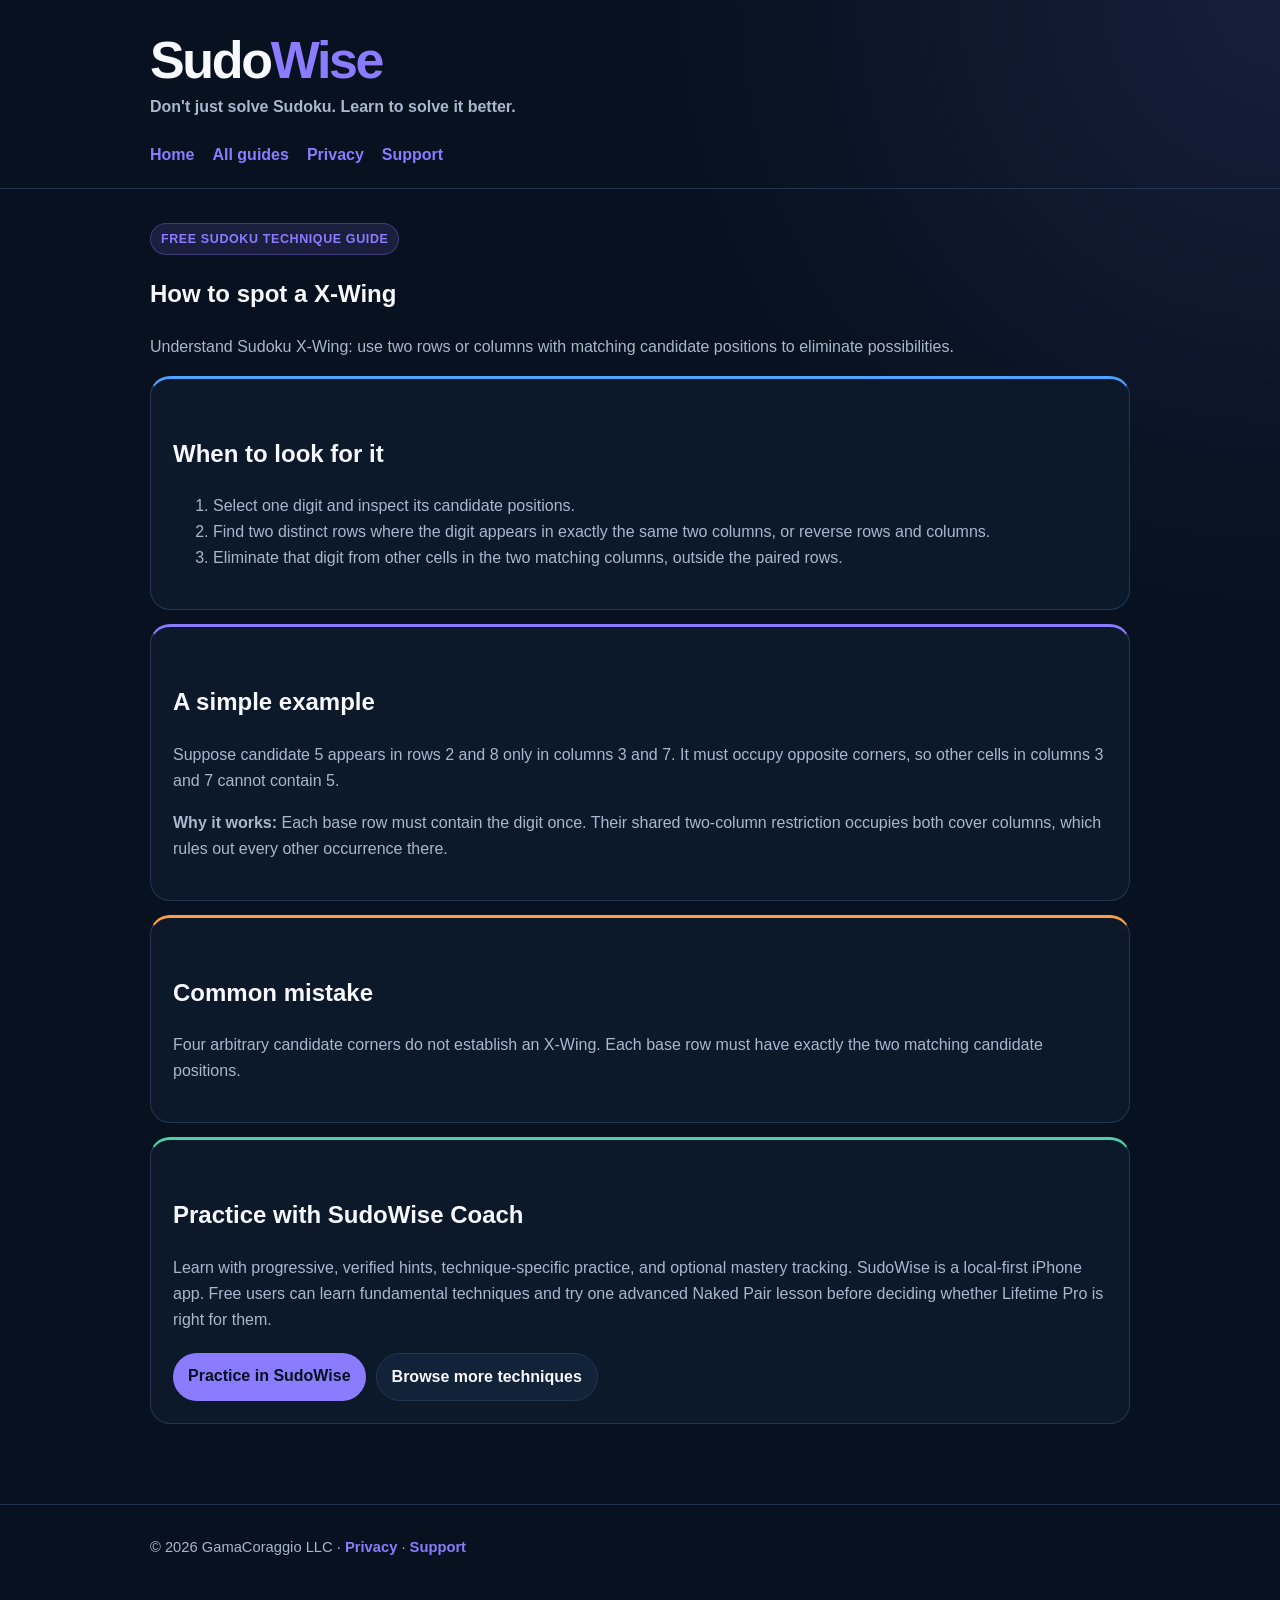
<file: learn/x-wing/index.html>
<!doctype html>
<html lang="en">
<head>
  <meta charset="utf-8">
  <meta name="viewport" content="width=device-width,initial-scale=1">
  <title>How to Use X-Wing in Sudoku | SudoWise</title>
  <meta name="description" content="Understand Sudoku X-Wing: use two rows or columns with matching candidate positions to eliminate possibilities.">
  <link rel="canonical" href="https://sudowise.gamacoraggio.com/learn/x-wing/">
  <meta property="og:title" content="How to Use X-Wing in Sudoku">
  <meta property="og:description" content="Understand Sudoku X-Wing: use two rows or columns with matching candidate positions to eliminate possibilities.">
  <link rel="stylesheet" href="../../styles.css">
</head>
<body>
<header><div class="wrap">
  <div class="brand"><a href="/">Sudo<span class="brand-wise">Wise</span></a></div>
  <p class="tagline">Don't just solve Sudoku. Learn to solve it better.</p>
  <nav><a href="/">Home</a><a href="/learn/">All guides</a><a href="/privacy/">Privacy</a><a href="/support/">Support</a></nav>
</div></header>
<main class="wrap">
  <article>
    <span class="badge">Free Sudoku technique guide</span>
    <h1>How to spot a X-Wing</h1>
    <p>Understand Sudoku X-Wing: use two rows or columns with matching candidate positions to eliminate possibilities.</p>
    <section class="card blue">
      <h2>When to look for it</h2>
      <ol><li>Select one digit and inspect its candidate positions.</li>
<li>Find two distinct rows where the digit appears in exactly the same two columns, or reverse rows and columns.</li>
<li>Eliminate that digit from other cells in the two matching columns, outside the paired rows.</li></ol>
    </section>
    <section class="card violet">
      <h2>A simple example</h2>
      <p>Suppose candidate 5 appears in rows 2 and 8 only in columns 3 and 7. It must occupy opposite corners, so other cells in columns 3 and 7 cannot contain 5.</p>
      <p><strong>Why it works:</strong> Each base row must contain the digit once. Their shared two-column restriction occupies both cover columns, which rules out every other occurrence there.</p>
    </section>
    <section class="card orange">
      <h2>Common mistake</h2>
      <p>Four arbitrary candidate corners do not establish an X-Wing. Each base row must have exactly the two matching candidate positions.</p>
    </section>
    <section class="card green">
      <h2>Practice with SudoWise Coach</h2>
      <p>Learn with progressive, verified hints, technique-specific practice, and optional mastery tracking. SudoWise is a local-first iPhone app. Free users can learn fundamental techniques and try one advanced Naked Pair lesson before deciding whether Lifetime Pro is right for them.</p>
      <div class="actions"><a class="button" href="https://apps.apple.com/app/id6817919014">Practice in SudoWise</a><a class="button secondary" href="/learn/">Browse more techniques</a></div>
    </section>
  </article>
</main>
<footer><div class="wrap"><p>&copy; 2026 GamaCoraggio LLC · <a href="/privacy/">Privacy</a> · <a href="/support/">Support</a></p></div></footer>
</body>
</html>
</file>
<file: styles.css>
:root {
  --bg: #07111f;
  --surface: #0d1a2b;
  --surface-2: #122238;
  --border: #233651;
  --text: #f7f9ff;
  --secondary: #a9b7cf;
  --muted: #7888a2;
  --violet: #8b7cff;
  --violet-soft: rgba(139,124,255,.14);
  --blue: #4ba3ff;
  --green: #4ed3a7;
  --orange: #ff9f43;
}
* { box-sizing: border-box; }
html { scroll-behavior: smooth; }
body {
  margin: 0;
  font-family: -apple-system, BlinkMacSystemFont, "Segoe UI", sans-serif;
  background:
    radial-gradient(circle at top right, rgba(139,124,255,.12), transparent 30%),
    var(--bg);
  color: var(--text);
  line-height: 1.62;
}
.wrap { width: min(980px, calc(100% - 40px)); margin: 0 auto; }
header { padding: 34px 0 20px; border-bottom: 1px solid var(--border); }
.brand {
  margin: 0;
  font-size: clamp(2.15rem, 7vw, 3.25rem);
  line-height: 1;
  letter-spacing: -.045em;
  font-weight: 850;
}
.brand a { color: var(--text); text-decoration: none; }
.brand-wise { color: var(--violet); }
.tagline { margin: 8px 0 0; color: var(--secondary); font-weight: 650; }
nav { display: flex; flex-wrap: wrap; gap: 10px 18px; margin-top: 22px; }
a { color: var(--violet); text-decoration: none; font-weight: 680; }
a:hover { text-decoration: underline; }
main { padding: 34px 0 20px; }
.hero, .card {
  background: rgba(13,26,43,.96);
  border: 1px solid var(--border);
  border-radius: 20px;
}
.hero {
  padding: 32px;
  border-color: rgba(139,124,255,.42);
  box-shadow: 0 0 38px rgba(139,124,255,.08);
}
.hero h1 {
  margin: 8px 0 12px;
  font-size: clamp(2.15rem, 7vw, 3.3rem);
  line-height: 1.05;
  letter-spacing: -.04em;
}
.hero p { max-width: 760px; font-size: 1.04rem; color: var(--secondary); }
.badge {
  display: inline-block;
  padding: 5px 10px;
  border-radius: 999px;
  background: var(--violet-soft);
  border: 1px solid rgba(139,124,255,.3);
  color: var(--violet);
  font-size: .78rem;
  font-weight: 800;
  letter-spacing: .05em;
  text-transform: uppercase;
}
.actions { display: flex; flex-wrap: wrap; gap: 10px; margin-top: 20px; }
.button {
  display: inline-block;
  padding: 10px 15px;
  border-radius: 999px;
  background: var(--violet);
  color: #07111f;
  text-decoration: none;
  font-weight: 850;
}
.button.secondary {
  color: var(--text);
  background: var(--surface-2);
  border: 1px solid var(--border);
}
.button:hover { text-decoration: none; filter: brightness(1.05); }
h2 { margin-top: 34px; }
h3 { margin: 0 0 6px; }
p, li { color: var(--secondary); }
.grid { display: grid; grid-template-columns: repeat(2, minmax(0,1fr)); gap: 14px; }
.card { padding: 22px; margin: 14px 0; }
.card.violet { border-top: 3px solid var(--violet); }
.card.blue { border-top: 3px solid var(--blue); }
.card.green { border-top: 3px solid var(--green); }
.card.orange { border-top: 3px solid var(--orange); }
.note {
  padding: 14px 16px;
  border-radius: 13px;
  background: var(--surface-2);
  border: 1px solid var(--border);
}
footer {
  margin-top: 46px;
  padding: 24px 0 56px;
  border-top: 1px solid var(--border);
  font-size: .92rem;
}
footer p { margin: 7px 0; }
code { color: #d7ddff; }
@media (max-width: 680px) {
  .grid { grid-template-columns: 1fr; }
  .hero { padding: 23px; }
}

/* Accessible focus and motion preferences across product, support and legal pages. */
a:focus-visible{outline:2px solid var(--orange);outline-offset:4px;border-radius:4px}
@media (prefers-reduced-motion: reduce){html{scroll-behavior:auto}}
</file>
